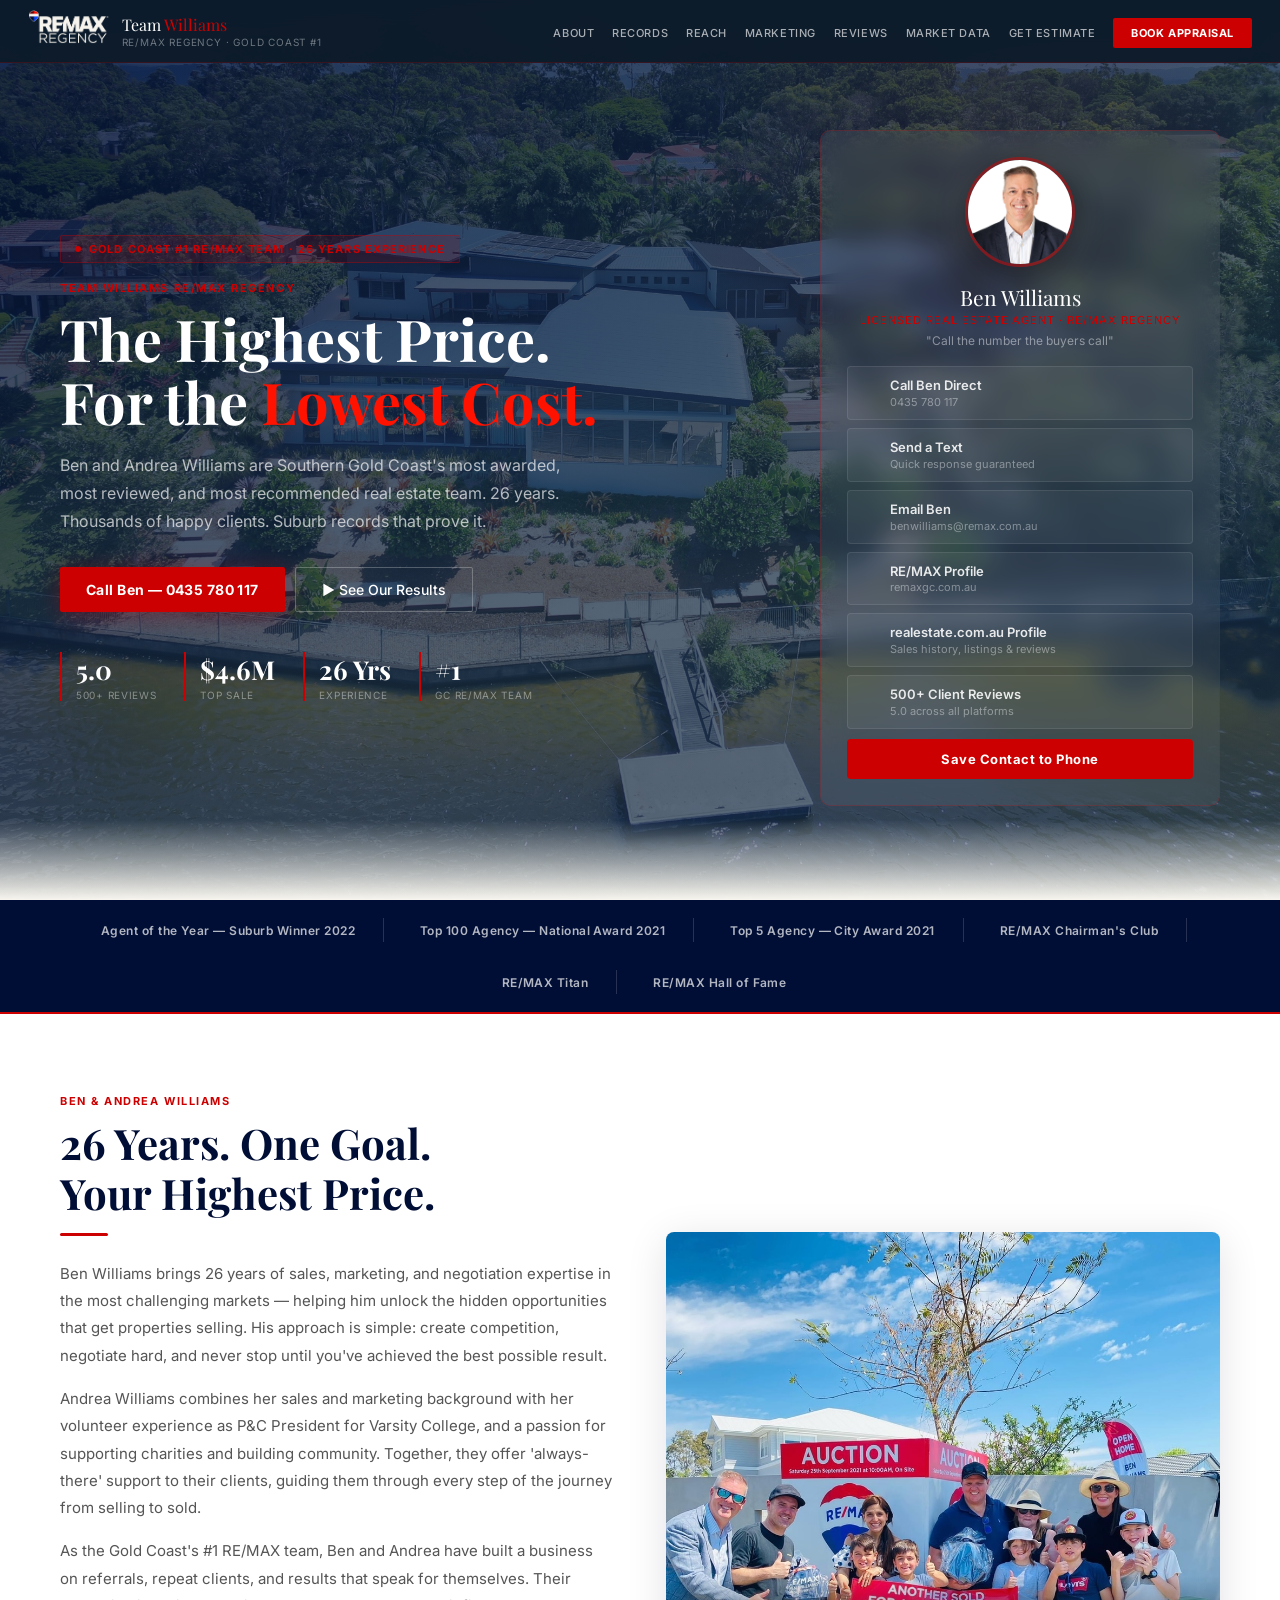
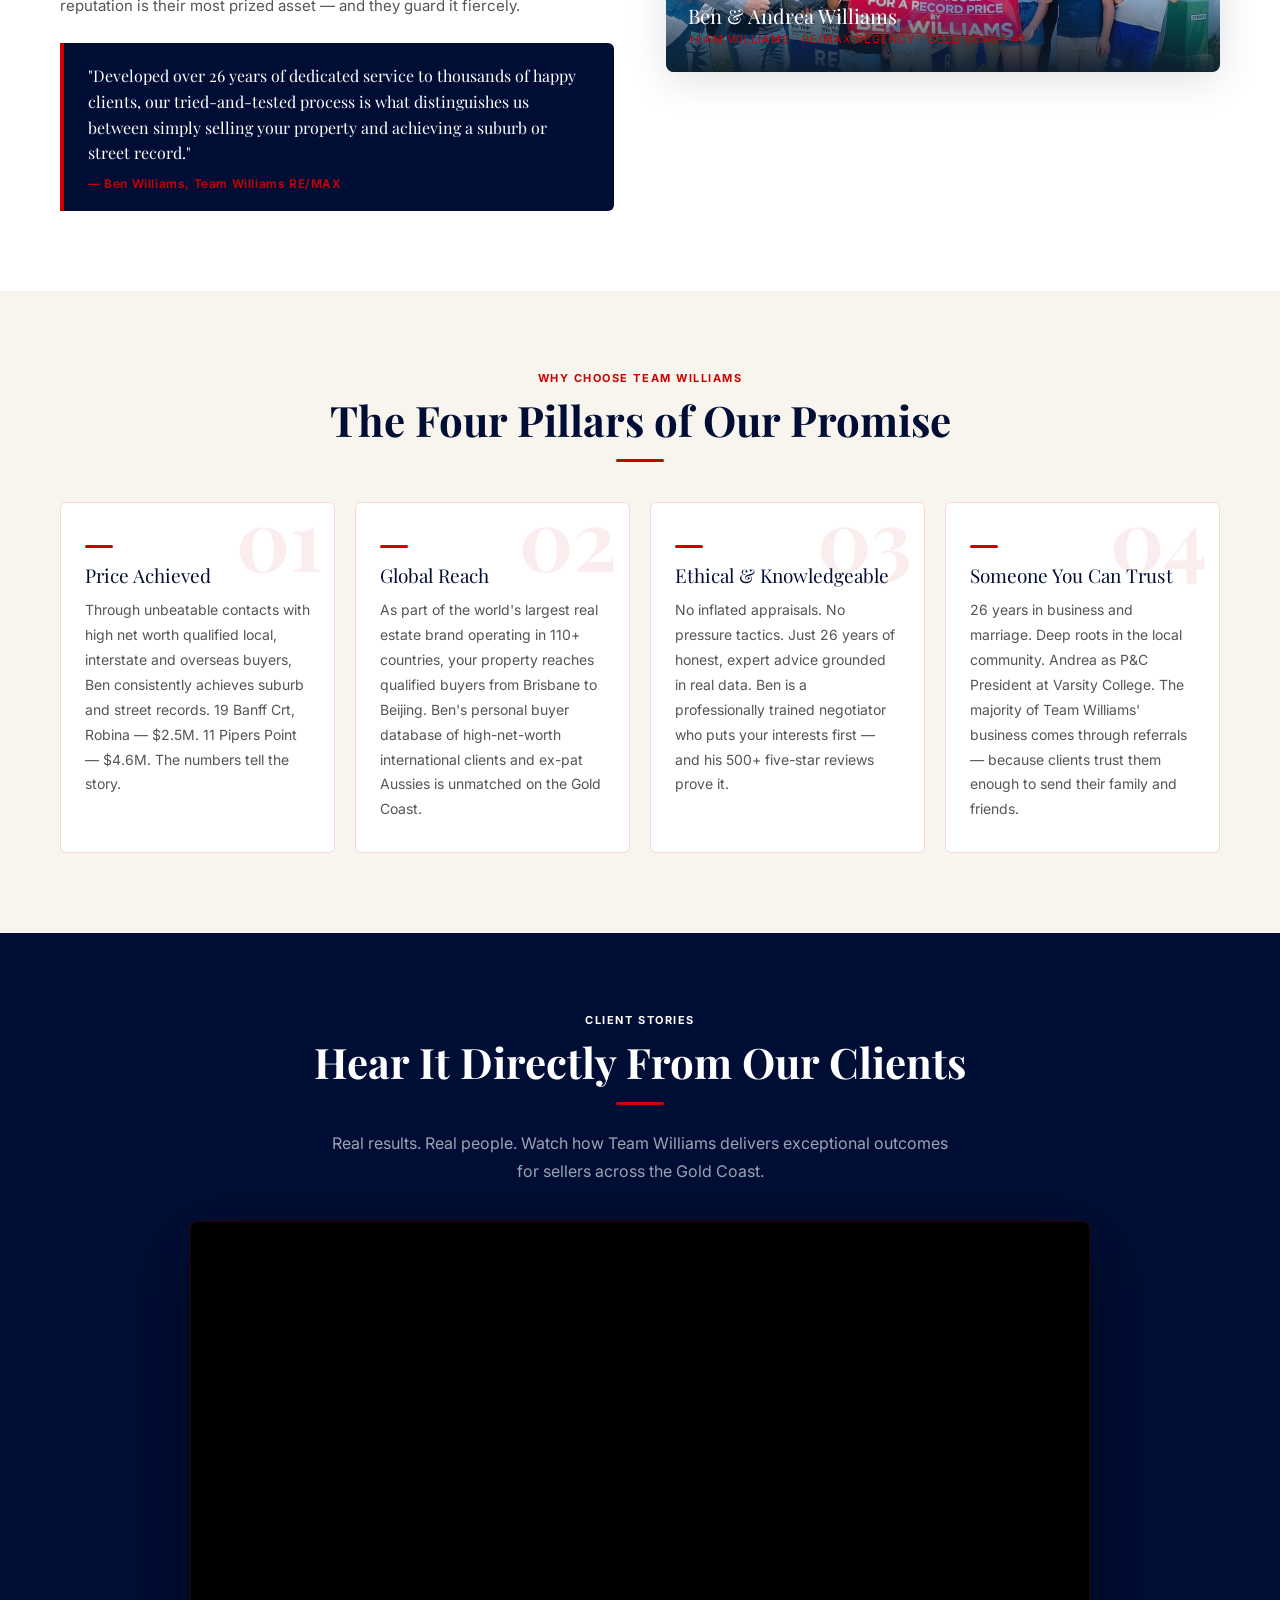
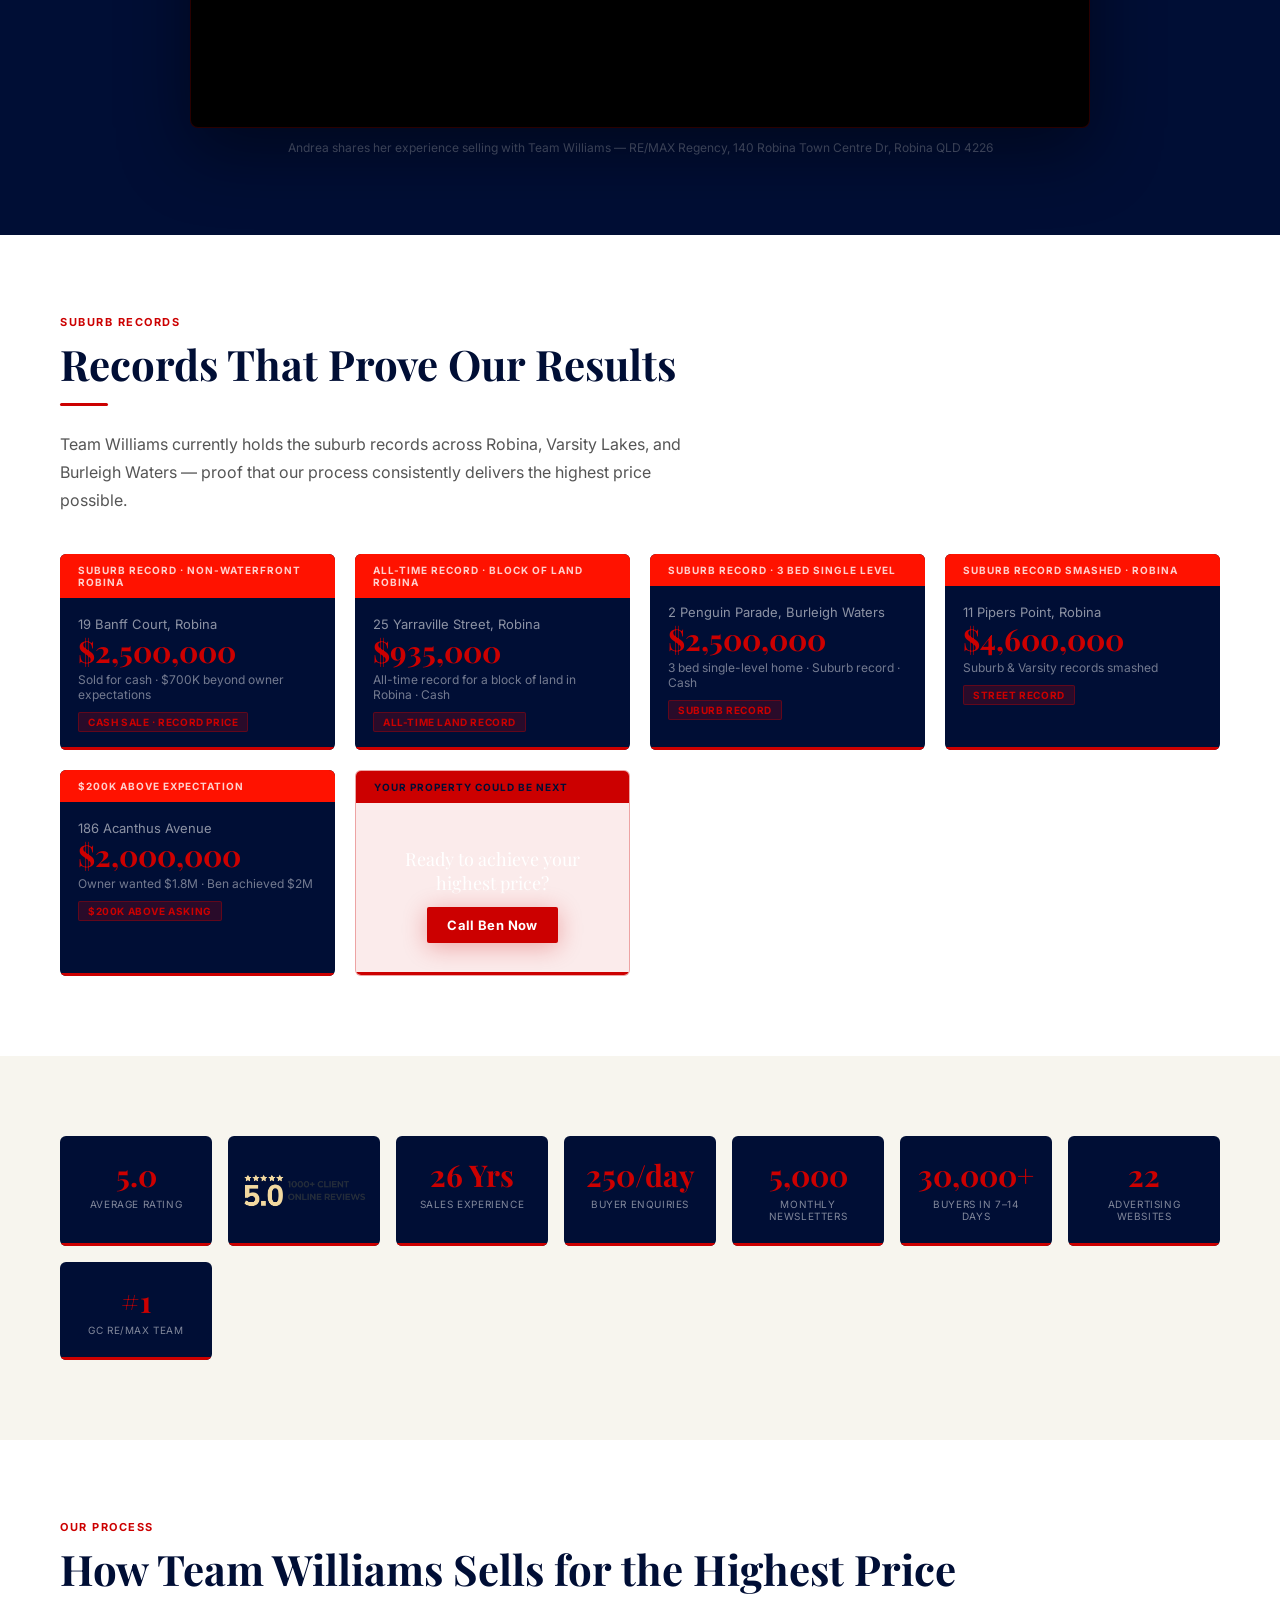
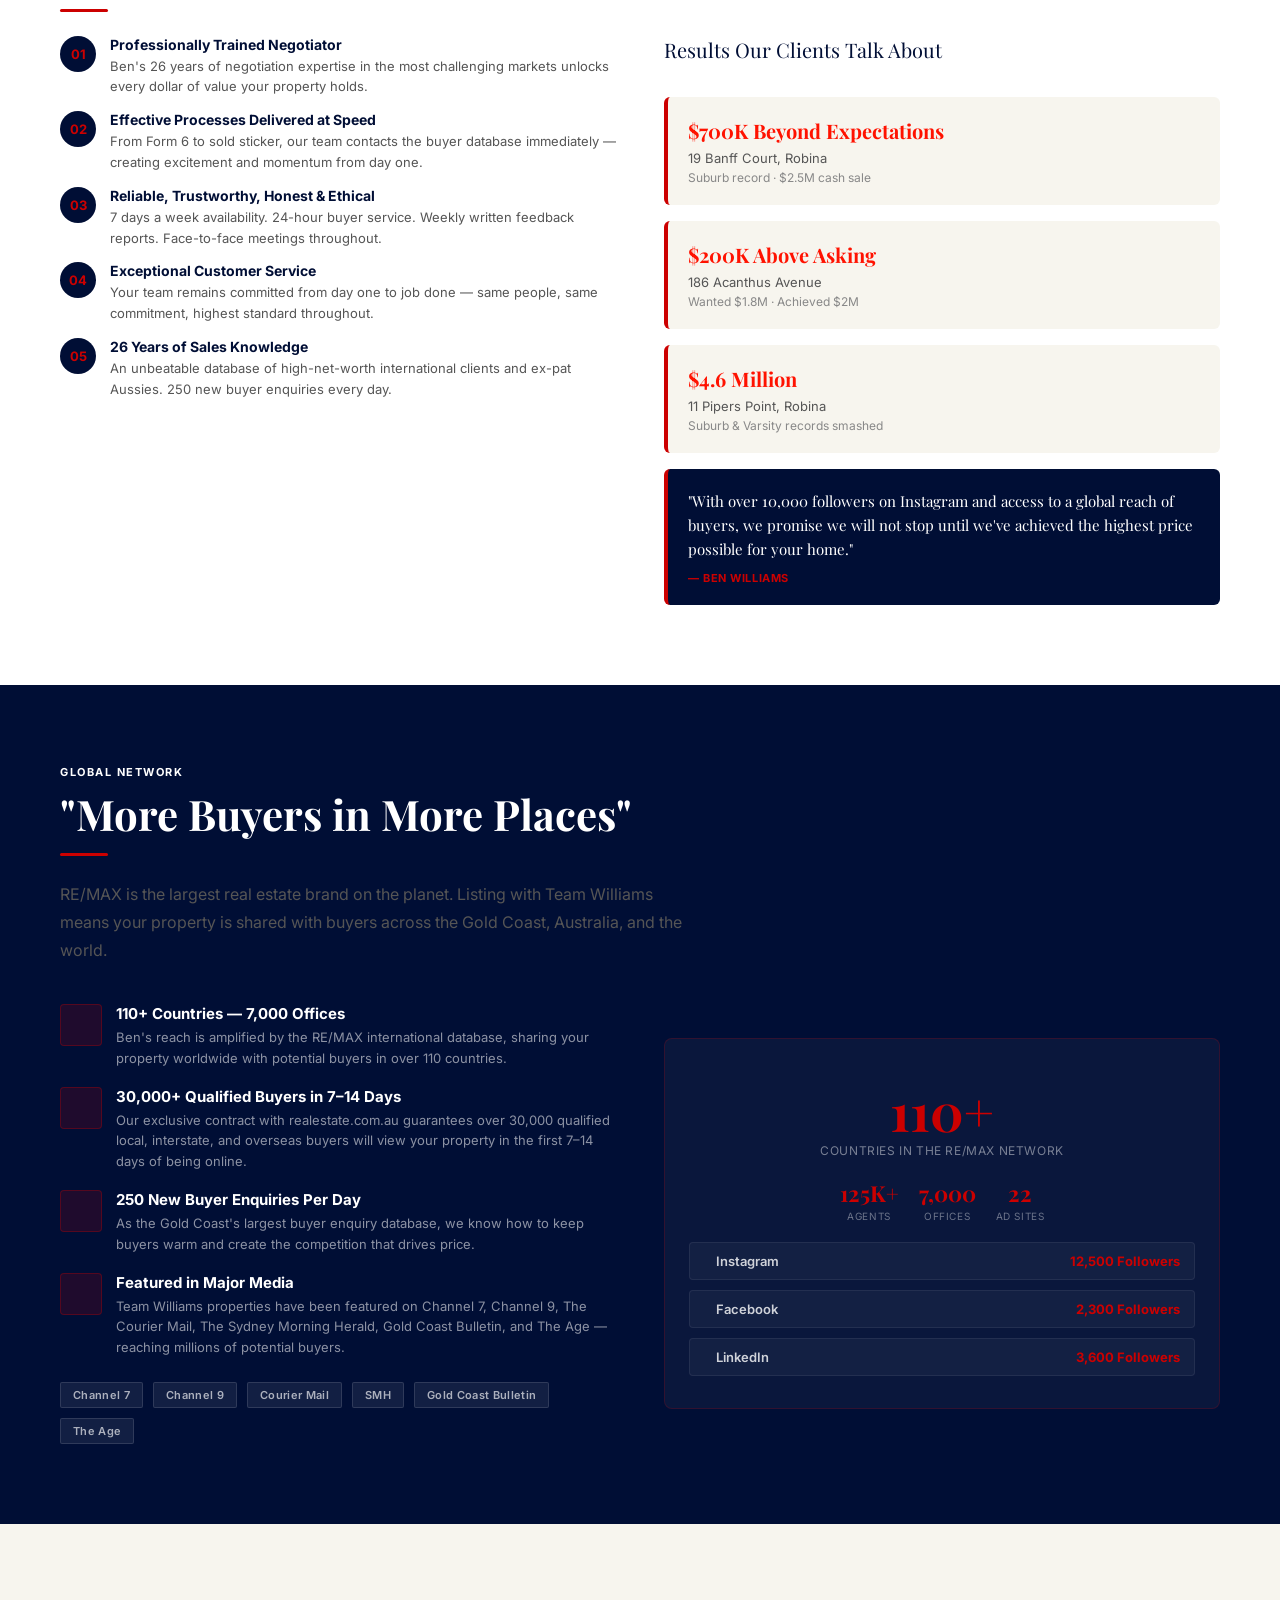
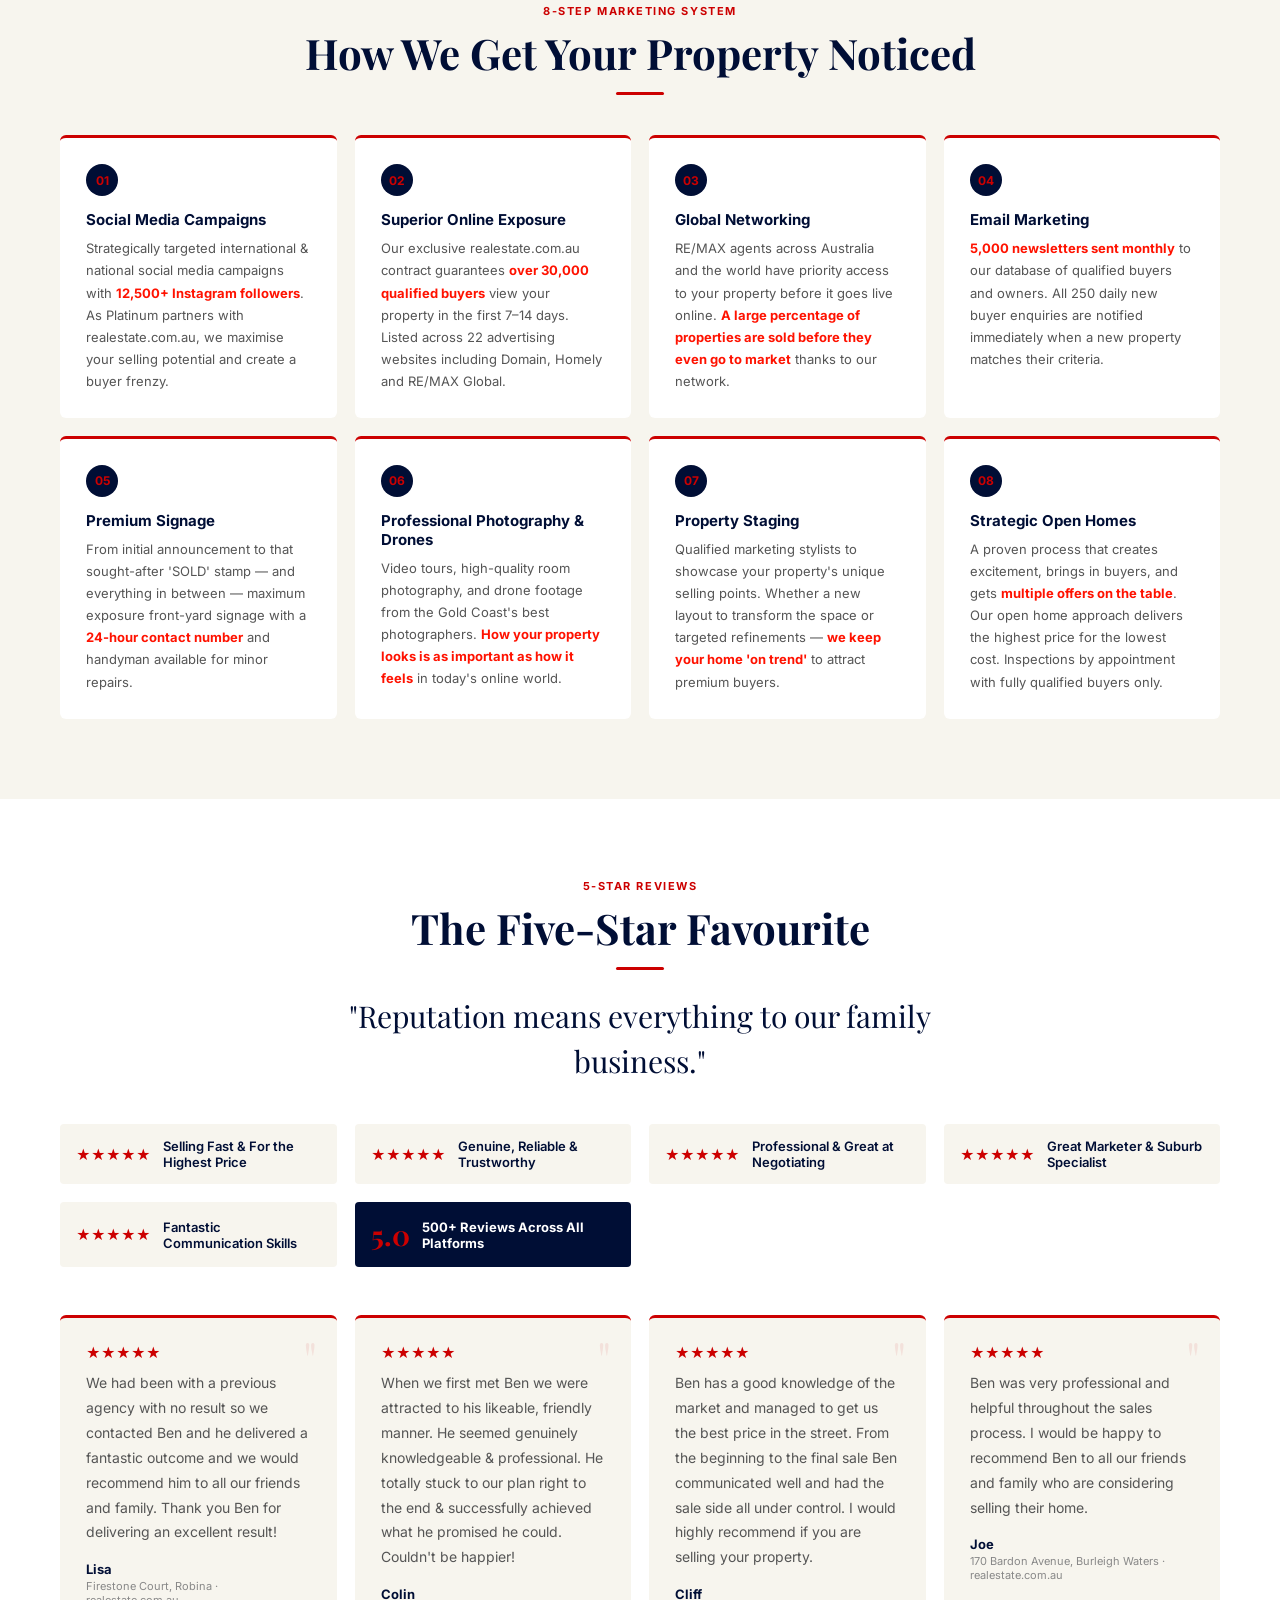
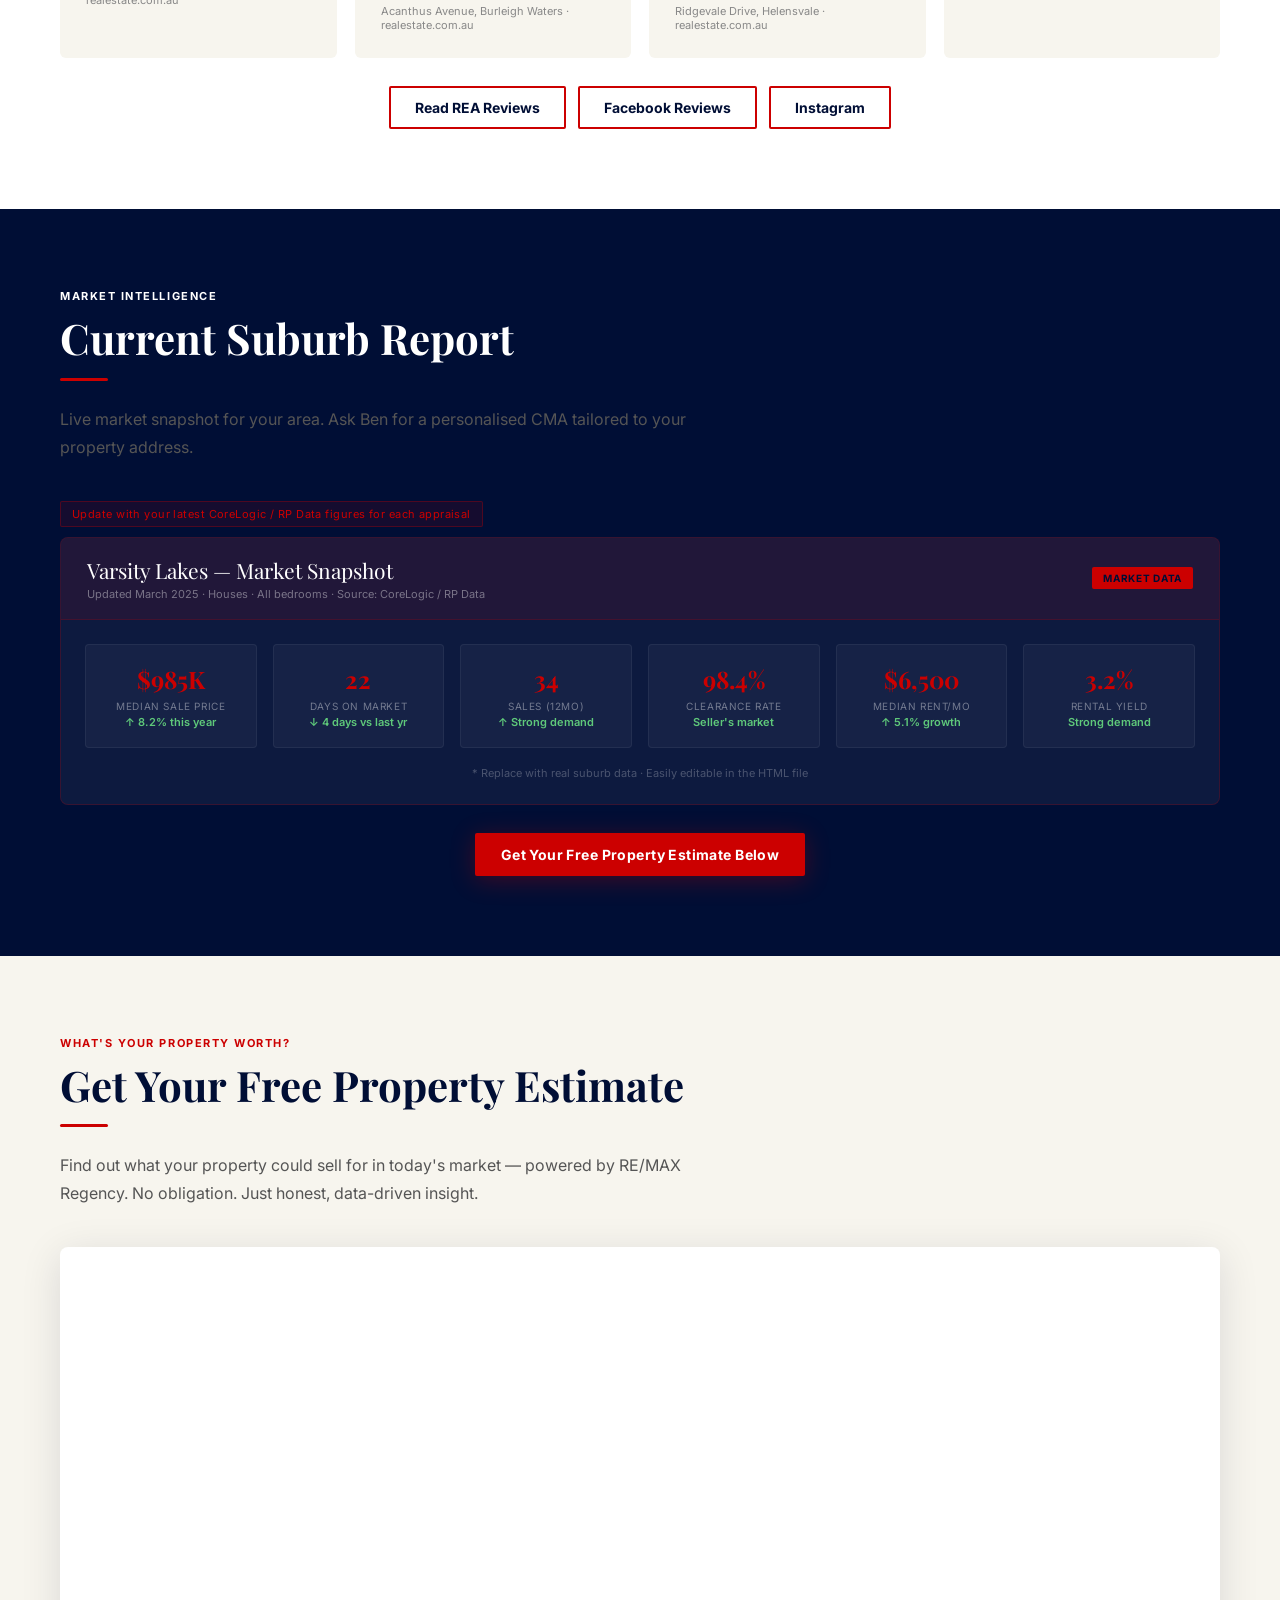
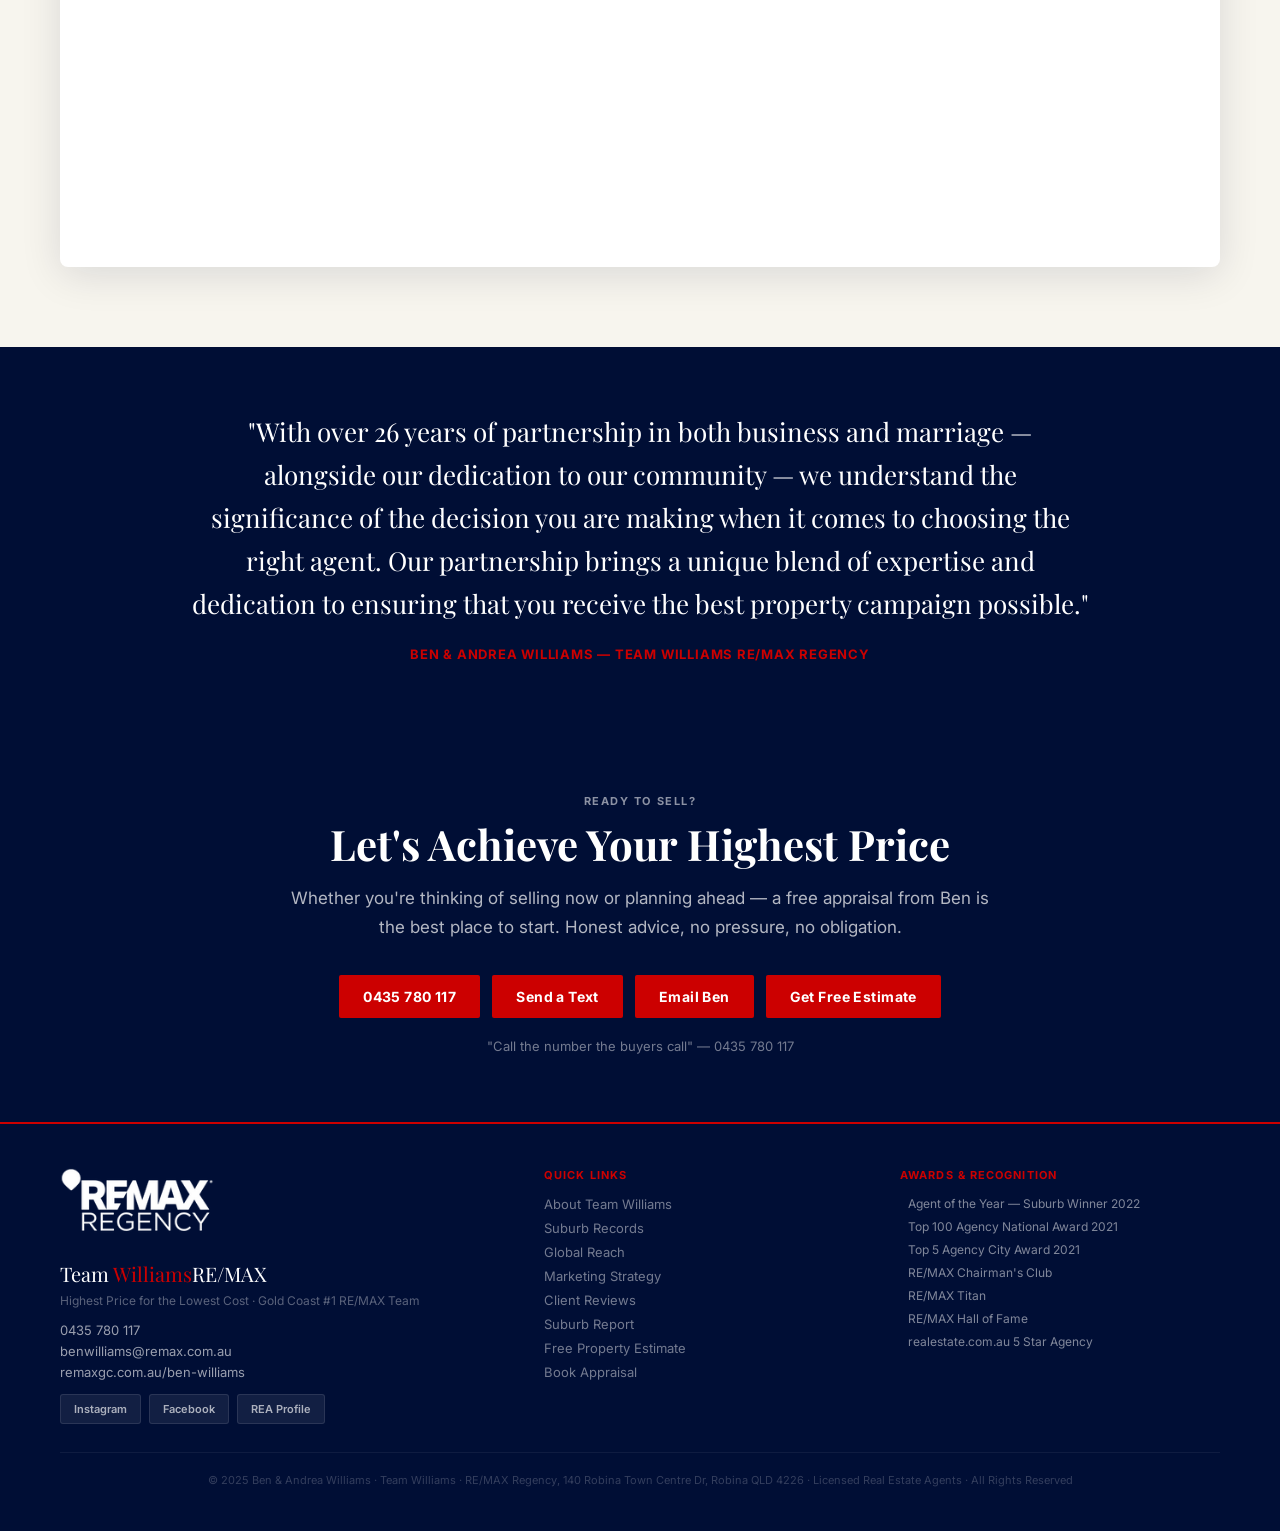
<file: ben-williams-landing.html>
<!DOCTYPE html>
<html lang="en">
<head>
<meta charset="UTF-8">
<meta name="viewport" content="width=device-width, initial-scale=1.0">
<title>Team Williams RE/MAX — Gold Coast #1 | Highest Price for the Lowest Cost</title>
<link rel="icon" type="image/png" href="/assets/balloon-transparent.png">
<link rel="preconnect" href="https://fonts.googleapis.com">
<link href="https://fonts.googleapis.com/css2?family=Playfair+Display:wght@400;700;900&family=Inter:wght@300;400;500;600;700&display=swap" rel="stylesheet">
<style>
:root{
 --dark-blue:#000e35;
 --dark-red:#660000;
 --cream:#f7f5ee;
 --bright-blue:#0043ff;
 --bright-red:#ff1200;
 --red-accent:#CC0000;--red-light:#a80000;--red-pale:#fff0f0;
 --navy:var(--dark-blue);--navy-mid:#1A2F45;--navy-light:#2A4560;
 --red:var(--bright-red);--white:#fff;
 --text-dark:#1A1A1A;--text-mid:#555;--text-light:#888;
 --shadow:0 8px 40px rgba(0,14,53,0.12);
 --shadow-gold:0 4px 24px rgba(204,0,0,0.3);
}
*{margin:0;padding:0;box-sizing:border-box;}
html{scroll-behavior:smooth;}
body{font-family:'Inter',sans-serif;background:var(--cream);color:var(--text-dark);-webkit-font-smoothing:antialiased;}

/* ── NAV ── */
nav{position:fixed;top:0;left:0;right:0;z-index:200;background:rgba(13,27,42,0.97);backdrop-filter:blur(16px);display:flex;align-items:center;justify-content:space-between;padding:10px 28px;border-bottom:1px solid rgba(204,0,0,0.22);}
.nav-brand{display:flex;align-items:center;gap:10px;}
.nav-logo-img{height:42px;width:auto;max-width:160px;border-radius:0;object-fit:contain;border:none;}
.nav-name{font-family:'Playfair Display',serif;color:#fff;font-size:16px;}
.nav-name span{color:var(--red-accent);}
.nav-tag{font-size:10px;color:rgba(255,255,255,0.4);letter-spacing:0.08em;text-transform:uppercase;margin-top:1px;}
.nav-links{display:flex;gap:18px;list-style:none;align-items:center;}
.nav-links a{color:rgba(255,255,255,0.65);text-decoration:none;font-size:11px;font-weight:500;letter-spacing:0.05em;text-transform:uppercase;transition:color .2s;}
.nav-links a:hover{color:var(--red-accent);}
.nav-cta{background:var(--red-accent)!important;color:#fff!important;padding:8px 18px!important;border-radius:2px;font-weight:700!important;}
.nav-cta:hover{background:var(--red-light)!important;}
@media(max-width:960px){.nav-links{display:none;}}

/* ── HERO ── */
.hero{min-height:100vh;background:linear-gradient(150deg,rgba(0,14,53,0.82) 0%,rgba(26,47,69,0.75) 55%,rgba(24,48,74,0.7) 100%),url('/assets/hero.jpg') center/cover no-repeat;display:flex;align-items:center;padding:96px 28px 60px;position:relative;overflow:hidden;}
.hero-glow{position:absolute;top:-15%;right:-5%;width:700px;height:700px;border-radius:50%;background:radial-gradient(circle,rgba(204,0,0,0.07) 0%,transparent 65%);pointer-events:none;}
.hero-fade{position:absolute;bottom:0;left:0;right:0;height:80px;background:linear-gradient(to bottom,transparent,var(--cream));pointer-events:none;}
.hero-inner{max-width:1160px;margin:0 auto;width:100%;display:grid;grid-template-columns:1fr 400px;gap:52px;align-items:center;}
.hero-badge{display:inline-flex;align-items:center;gap:8px;background:rgba(204,0,0,0.12);border:1px solid rgba(204,0,0,0.35);padding:6px 14px;border-radius:2px;margin-bottom:18px;font-size:11px;font-weight:700;letter-spacing:.1em;text-transform:uppercase;color:var(--red-accent);}
.dot{width:6px;height:6px;border-radius:50%;background:var(--red-accent);animation:pulse 2s infinite;}
@keyframes pulse{0%,100%{opacity:1;transform:scale(1)}50%{opacity:.5;transform:scale(1.4)}}
.hero-eyebrow{font-size:11px;font-weight:700;letter-spacing:.14em;text-transform:uppercase;color:var(--red-accent);margin-bottom:12px;}
.hero-title{font-family:'Playfair Display',serif;font-size:clamp(36px,4.5vw,58px);line-height:1.1;color:#fff;margin-bottom:18px;}
.hero-title em{color:var(--red-accent);}
.hero-title .red{color:var(--red);}
.hero-sub{font-size:16px;line-height:1.75;color:rgba(255,255,255,0.68);margin-bottom:32px;max-width:520px;}
.hero-actions{display:flex;flex-wrap:wrap;gap:10px;}
.btn-primary{display:inline-flex;align-items:center;gap:8px;background:var(--red-accent);color:#fff;padding:13px 26px;border-radius:2px;font-size:14px;font-weight:700;text-decoration:none;letter-spacing:.03em;transition:all .2s;box-shadow:var(--shadow-gold);}
.btn-primary:hover{background:var(--red-light);transform:translateY(-2px);}
.btn-secondary{display:inline-flex;align-items:center;gap:8px;background:transparent;color:#fff;padding:13px 26px;border-radius:2px;border:1px solid rgba(255,255,255,0.25);font-size:14px;font-weight:500;text-decoration:none;transition:all .2s;}
.btn-secondary:hover{border-color:var(--red-accent);color:var(--red-accent);}
.hero-stats{display:flex;gap:28px;margin-top:40px;flex-wrap:wrap;}
.hero-stat{border-left:2px solid var(--red-accent);padding-left:14px;}
.hero-stat-num{font-family:'Playfair Display',serif;font-size:26px;font-weight:700;color:#fff;}
.hero-stat-label{font-size:10px;color:rgba(255,255,255,0.42);letter-spacing:.07em;text-transform:uppercase;margin-top:2px;}

/* HERO CARD */
.hero-card{background:rgba(255,255,255,0.06);border:1px solid rgba(204,0,0,0.22);border-radius:10px;padding:26px;backdrop-filter:blur(12px);}
.hero-photo{width:110px;height:110px;border-radius:50%;object-fit:cover;object-position:top center;border:3px solid rgba(204,0,0,0.5);display:block;margin:0 auto 16px;box-shadow:0 8px 28px rgba(0,0,0,0.35);}
.hero-card-name{text-align:center;font-family:'Playfair Display',serif;font-size:21px;color:#fff;margin-bottom:2px;}
.hero-card-sub{text-align:center;font-size:11px;color:var(--red-accent);letter-spacing:.09em;text-transform:uppercase;margin-bottom:6px;}
.hero-card-tagline{text-align:center;font-size:12px;color:rgba(255,255,255,0.45);margin-bottom:18px;}
.clinks{display:flex;flex-direction:column;gap:8px;}
.clink{display:flex;align-items:center;gap:11px;background:rgba(255,255,255,0.05);border:1px solid rgba(255,255,255,0.09);border-radius:4px;padding:10px 13px;text-decoration:none;color:rgba(255,255,255,0.88);font-size:13px;transition:all .2s;}
.clink:hover{background:rgba(204,0,0,0.15);border-color:rgba(204,0,0,0.45);}
.clink-icon{font-size:14px;width:18px;text-align:center;flex-shrink:0;}
.clink-label{font-weight:600;font-size:13px;line-height:1.3;}
.clink-val{font-size:11px;color:rgba(255,255,255,0.4);margin-top:1px;}
.save-btn{display:flex;align-items:center;justify-content:center;gap:8px;background:var(--red-accent);color:#fff;border:none;border-radius:4px;padding:12px;font-size:13px;font-weight:700;cursor:pointer;width:100%;margin-top:10px;text-decoration:none;letter-spacing:.04em;transition:all .2s;}
.save-btn:hover{background:var(--red-light);transform:translateY(-1px);}
@media(max-width:1000px){.hero-inner{grid-template-columns:1fr;}.hero-card{max-width:440px;}}

/* ── AWARDS BAR ── */
.awards-bar{background:var(--navy);padding:18px 28px;border-bottom:2px solid var(--red-accent);}
.awards-inner{max-width:1160px;margin:0 auto;display:flex;align-items:center;justify-content:center;flex-wrap:wrap;gap:28px;}
.award-item{display:flex;align-items:center;gap:8px;color:rgba(255,255,255,0.7);font-size:12px;font-weight:600;letter-spacing:.04em;}
.award-icon{font-size:18px;}
.award-divider{width:1px;height:24px;background:rgba(255,255,255,0.15);}

/* ── GENERAL LAYOUT ── */
section{padding:80px 28px;}
.section-inner{max-width:1160px;margin:0 auto;}
.section-label{font-size:11px;font-weight:700;letter-spacing:.14em;text-transform:uppercase;color:var(--red-accent);margin-bottom:10px;}
.section-title{font-family:'Playfair Display',serif;font-size:clamp(28px,4vw,42px);line-height:1.2;color:var(--navy);margin-bottom:14px;}
.section-sub{font-size:16px;color:var(--text-mid);line-height:1.75;max-width:640px;margin-bottom:40px;}
.gold-bar{width:48px;height:3px;background:var(--red-accent);margin-bottom:24px;border-radius:2px;}
.gold-bar.center{margin-left:auto;margin-right:auto;}
.dark-title{color:#fff!important;}

/* ── TEAM ── */
.team-section{background:var(--white);}
.team-grid{display:grid;grid-template-columns:1fr 1fr;gap:52px;align-items:center;}
.team-photo-card{border-radius:8px;overflow:hidden;box-shadow:var(--shadow);position:relative;}
.team-photo-card img{width:100%;display:block;max-height:440px;object-fit:cover;object-position:top center;}
.team-overlay{position:absolute;bottom:0;left:0;right:0;background:linear-gradient(to top,rgba(13,27,42,0.92),transparent);padding:26px 22px;}
.team-overlay-name{font-family:'Playfair Display',serif;font-size:20px;color:#fff;}
.team-overlay-role{font-size:11px;color:var(--red-accent);letter-spacing:.09em;text-transform:uppercase;margin-top:3px;}
.team-bio p{font-size:15px;line-height:1.82;color:var(--text-mid);margin-bottom:16px;}
.quote-block{background:var(--navy);border-left:4px solid var(--red-accent);border-radius:0 6px 6px 0;padding:20px 24px;margin-top:24px;}
.quote-text{font-family:'Playfair Display',serif;font-size:16px;color:#fff;line-height:1.6;}
.quote-attr{font-size:12px;color:var(--red-accent);margin-top:10px;font-weight:600;letter-spacing:.05em;}
@media(max-width:780px){.team-grid{grid-template-columns:1fr;}}

/* ── PILLARS ── */
.pillars-section{background:var(--cream);}
.pillars-grid{display:grid;grid-template-columns:repeat(auto-fit,minmax(240px,1fr));gap:20px;}
.pillar-card{background:var(--white);border:1px solid rgba(204,0,0,0.15);border-radius:6px;padding:30px 24px;position:relative;overflow:hidden;transition:transform .25s,box-shadow .25s;}
.pillar-card:hover{transform:translateY(-5px);box-shadow:var(--shadow);}
.pillar-card::before{content:attr(data-num);position:absolute;top:-8px;right:12px;font-family:'Playfair Display',serif;font-size:84px;font-weight:700;color:rgba(204,0,0,0.07);line-height:1;pointer-events:none;}
.pillar-acc{width:28px;height:3px;background:var(--red-accent);margin-bottom:14px;border-radius:2px;}
.pillar-icon{font-size:26px;margin-bottom:12px;}
.pillar-title{font-family:'Playfair Display',serif;font-size:19px;color:var(--navy);margin-bottom:10px;}
.pillar-text{font-size:14px;line-height:1.78;color:var(--text-mid);}

/* ── VIDEO ── */
.video-section{background:var(--navy);}
.video-wrap{position:relative;border-radius:8px;overflow:hidden;box-shadow:0 24px 70px rgba(0,0,0,0.45);border:1px solid rgba(204,0,0,0.2);background:#000;max-width:900px;margin:0 auto;}
.video-wrap .yt-embed{position:relative;padding-bottom:56.25%;height:0;overflow:hidden;}
.video-wrap .yt-embed iframe{position:absolute;top:0;left:0;width:100%;height:100%;border:0;display:block;}
.video-note{margin-top:12px;font-size:12px;color:rgba(255,255,255,0.3);text-align:center;}

/* ── RECORDS ── */
.records-section{background:var(--white);}
.records-grid{display:grid;grid-template-columns:repeat(auto-fit,minmax(260px,1fr));gap:20px;}
.record-card{background:var(--navy);border-radius:6px;overflow:hidden;position:relative;}
.record-card::after{content:'';position:absolute;bottom:0;left:0;right:0;height:3px;background:var(--red-accent);}
.record-top{background:var(--red);padding:10px 18px;}
.record-top-label{font-size:10px;font-weight:700;letter-spacing:.1em;text-transform:uppercase;color:rgba(255,255,255,0.8);}
.record-body{padding:18px;}
.record-address{font-size:13px;color:rgba(255,255,255,0.55);margin-bottom:4px;}
.record-price{font-family:'Playfair Display',serif;font-size:30px;font-weight:700;color:var(--red-accent);line-height:1;}
.record-detail{font-size:12px;color:rgba(255,255,255,0.45);margin-top:6px;}
.record-badge{display:inline-block;background:rgba(204,0,0,0.2);border:1px solid rgba(204,0,0,0.35);padding:3px 9px;border-radius:2px;font-size:10px;font-weight:700;color:var(--red-accent);letter-spacing:.06em;text-transform:uppercase;margin-top:10px;}

/* ── RESULTS STATS ── */
.stats-section{background:var(--cream);}
.stats-grid{display:grid;grid-template-columns:repeat(auto-fit,minmax(150px,1fr));gap:16px;margin-bottom:0;}
.stat-card{background:var(--navy);border-radius:6px;padding:24px 18px;text-align:center;position:relative;overflow:hidden;}
.stat-card::after{content:'';position:absolute;bottom:0;left:0;right:0;height:3px;background:var(--red-accent);}
.stat-num{font-family:'Playfair Display',serif;font-size:30px;font-weight:700;color:var(--red-accent);line-height:1;}
.stat-label{font-size:10px;color:rgba(255,255,255,0.5);letter-spacing:.06em;text-transform:uppercase;margin-top:8px;}

/* ── HOW WE SELL ── */
.howsell-section{background:var(--white);}
.howsell-grid{display:grid;grid-template-columns:1fr 1fr;gap:48px;}
.howsell-list{display:flex;flex-direction:column;gap:14px;}
.howsell-item{display:flex;align-items:flex-start;gap:14px;}
.hi-num{width:36px;height:36px;border-radius:50%;background:var(--navy);color:var(--red-accent);font-size:13px;font-weight:700;display:flex;align-items:center;justify-content:center;flex-shrink:0;}
.hi-title{font-weight:700;font-size:14px;color:var(--navy);margin-bottom:3px;}
.hi-text{font-size:13px;color:var(--text-mid);line-height:1.6;}
.howsell-proof{display:flex;flex-direction:column;gap:16px;}
.proof-card{background:var(--cream);border-radius:6px;padding:20px;border-left:4px solid var(--red-accent);}
.proof-result{font-family:'Playfair Display',serif;font-size:20px;font-weight:700;color:var(--red);margin-bottom:6px;}
.proof-address{font-size:13px;color:var(--text-mid);}
.proof-detail{font-size:12px;color:var(--text-light);margin-top:4px;}
@media(max-width:780px){.howsell-grid{grid-template-columns:1fr;}}

/* ── MEDIA REACH ── */
.reach-section{background:var(--navy);}
.reach-grid{display:grid;grid-template-columns:1fr 1fr;gap:48px;align-items:center;}
.reach-points{display:flex;flex-direction:column;gap:18px;}
.reach-point{display:flex;gap:14px;align-items:flex-start;}
.rp-icon{width:42px;height:42px;background:rgba(204,0,0,0.15);border:1px solid rgba(204,0,0,0.3);border-radius:4px;display:flex;align-items:center;justify-content:center;font-size:18px;flex-shrink:0;}
.rp-title{font-weight:700;font-size:15px;color:#fff;margin-bottom:4px;}
.rp-text{font-size:13px;color:rgba(255,255,255,0.55);line-height:1.6;}
.reach-visual{background:rgba(255,255,255,0.04);border:1px solid rgba(204,0,0,0.2);border-radius:8px;padding:32px 24px;text-align:center;}
.reach-globe{font-size:56px;margin-bottom:14px;}
.reach-big{font-family:'Playfair Display',serif;font-size:52px;font-weight:700;color:var(--red-accent);line-height:1;}
.reach-sub-label{font-size:12px;color:rgba(255,255,255,0.45);margin-top:6px;text-transform:uppercase;letter-spacing:.05em;}
.reach-row{display:flex;justify-content:center;gap:20px;margin-top:20px;flex-wrap:wrap;}
.reach-stat{text-align:center;}
.rs-num{font-family:'Playfair Display',serif;font-size:22px;font-weight:700;color:var(--red-accent);}
.rs-label{font-size:10px;color:rgba(255,255,255,0.4);text-transform:uppercase;letter-spacing:.06em;margin-top:2px;}
.social-reach{display:flex;flex-direction:column;gap:10px;margin-top:20px;}
.sr-item{display:flex;align-items:center;gap:12px;background:rgba(255,255,255,0.04);border:1px solid rgba(255,255,255,0.07);border-radius:4px;padding:10px 14px;}
.sr-icon{font-size:18px;}
.sr-label{font-size:13px;color:rgba(255,255,255,0.8);font-weight:600;}
.sr-num{font-size:13px;color:var(--red-accent);font-weight:700;margin-left:auto;}
.media-logos{display:flex;flex-wrap:wrap;gap:10px;margin-top:20px;justify-content:center;}
.media-tag{background:rgba(255,255,255,0.07);border:1px solid rgba(255,255,255,0.12);color:rgba(255,255,255,0.65);font-size:11px;font-weight:600;padding:5px 12px;border-radius:2px;letter-spacing:.03em;}
@media(max-width:780px){.reach-grid{grid-template-columns:1fr;}}

/* ── MARKETING STRATEGY ── */
.marketing-section{background:var(--cream);}
.mkt-grid{display:grid;grid-template-columns:repeat(auto-fit,minmax(240px,1fr));gap:18px;}
.mkt-card{background:var(--white);border-radius:6px;padding:26px;border-top:3px solid var(--red-accent);transition:transform .25s,box-shadow .25s;}
.mkt-card:hover{transform:translateY(-4px);box-shadow:var(--shadow);}
.mkt-num{width:32px;height:32px;border-radius:50%;background:var(--navy);color:var(--red-accent);font-size:12px;font-weight:700;display:flex;align-items:center;justify-content:center;margin-bottom:14px;}
.mkt-title{font-weight:700;font-size:15px;color:var(--navy);margin-bottom:8px;}
.mkt-text{font-size:13px;color:var(--text-mid);line-height:1.7;}
.mkt-highlight{color:var(--red);font-weight:700;}

/* ── REVIEWS ── */
.reviews-section{background:var(--white);}
.reviews-intro{font-family:'Playfair Display',serif;font-size:clamp(20px,3vw,30px);color:var(--navy);text-align:center;max-width:700px;margin:0 auto 40px;line-height:1.5;}
.stars-grid{display:grid;grid-template-columns:repeat(auto-fit,minmax(260px,1fr));gap:18px;margin-bottom:48px;}
.star-item{display:flex;align-items:center;gap:12px;background:var(--cream);border-radius:4px;padding:14px 16px;}
.si-stars{color:var(--red-accent);font-size:14px;white-space:nowrap;}
.si-label{font-size:13px;font-weight:600;color:var(--navy);}
.reviews-grid{display:grid;grid-template-columns:repeat(auto-fit,minmax(275px,1fr));gap:18px;}
.review-card{background:var(--cream);border-radius:6px;padding:26px;border-top:3px solid var(--red-accent);position:relative;}
.review-stars{color:var(--red-accent);font-size:14px;margin-bottom:10px;}
.review-text{font-size:14px;line-height:1.78;color:var(--text-mid);margin-bottom:16px;}
.review-qmark{position:absolute;top:16px;right:20px;font-size:48px;color:rgba(204,0,0,0.08);font-family:'Playfair Display',serif;line-height:1;}
.reviewer-name{font-weight:700;font-size:13px;color:var(--navy);}
.reviewer-sub{font-size:11px;color:var(--text-light);margin-top:2px;}
.reviews-cta{margin-top:28px;display:flex;gap:12px;flex-wrap:wrap;justify-content:center;}
.btn-outline{display:inline-flex;align-items:center;gap:8px;background:transparent;color:var(--navy);padding:11px 24px;border-radius:2px;border:2px solid var(--red-accent);font-size:14px;font-weight:700;text-decoration:none;transition:all .2s;}
.btn-outline:hover{background:var(--red-accent);color:#fff;}

/* ── SUBURB REPORT ── */
.suburb-section{background:var(--navy);}
.suburb-card{background:rgba(255,255,255,0.05);border:1px solid rgba(204,0,0,0.22);border-radius:8px;overflow:hidden;margin-bottom:28px;}
.suburb-header{background:rgba(204,0,0,0.1);border-bottom:1px solid rgba(204,0,0,0.2);padding:18px 26px;display:flex;align-items:center;justify-content:space-between;flex-wrap:wrap;gap:12px;}
.suburb-h-title{font-family:'Playfair Display',serif;font-size:21px;color:#fff;}
.suburb-h-sub{font-size:11px;color:rgba(255,255,255,0.4);margin-top:3px;}
.suburb-badge{background:var(--red-accent);color:var(--navy);font-size:10px;font-weight:700;letter-spacing:.07em;text-transform:uppercase;padding:5px 11px;border-radius:2px;}
.suburb-body{padding:24px;}
.suburb-metrics{display:grid;grid-template-columns:repeat(auto-fit,minmax(140px,1fr));gap:16px;margin-bottom:18px;}
.sm{text-align:center;background:rgba(255,255,255,0.04);border:1px solid rgba(255,255,255,0.06);border-radius:4px;padding:18px 12px;}
.sm-val{font-family:'Playfair Display',serif;font-size:24px;font-weight:700;color:var(--red-accent);}
.sm-label{font-size:10px;color:rgba(255,255,255,0.4);letter-spacing:.06em;text-transform:uppercase;margin-top:5px;}
.sm-change{font-size:11px;color:#5FC97A;margin-top:3px;font-weight:600;}
.suburb-note{font-size:11px;color:rgba(255,255,255,0.25);text-align:center;}
.edit-hint{display:inline-flex;align-items:center;gap:6px;background:rgba(204,0,0,0.1);border:1px solid rgba(204,0,0,0.3);padding:5px 11px;border-radius:2px;font-size:11px;color:var(--red-accent);margin-bottom:10px;letter-spacing:.04em;}

/* ── ESTIMATE ── */
.estimate-section{background:var(--cream);}
.estimate-embed{background:var(--white);border-radius:8px;overflow:hidden;box-shadow:var(--shadow);}
.estimate-embed iframe{width:100%;min-height:620px;border:none;display:block;}

/* ── PROCESS ── */
.process-section{background:var(--white);}
.process-grid{display:grid;grid-template-columns:repeat(auto-fit,minmax(220px,1fr));gap:16px;}
.process-card{background:var(--cream);border-radius:6px;padding:22px 18px;border-bottom:3px solid var(--red-accent);}
.pc-num{font-family:'Playfair Display',serif;font-size:32px;font-weight:700;color:rgba(204,0,0,0.25);line-height:1;margin-bottom:8px;}
.pc-title{font-weight:700;font-size:14px;color:var(--navy);margin-bottom:6px;}
.pc-text{font-size:12px;color:var(--text-mid);line-height:1.65;}

/* ── BIG QUOTE ── */
.bigquote-section{background:var(--navy);padding:64px 28px;text-align:center;}
.bigquote-inner{max-width:900px;margin:0 auto;}
.bigquote{font-family:'Playfair Display',serif;font-size:clamp(18px,3vw,26px);color:#fff;line-height:1.65;margin-bottom:20px;}
.bigquote-attr{font-size:13px;color:var(--red-accent);font-weight:700;letter-spacing:.06em;text-transform:uppercase;}

/* ── CTA ── */
.cta-section{background:var(--navy);padding:68px 28px;}
.cta-inner{max-width:700px;margin:0 auto;text-align:center;}
.cta-label{font-size:11px;font-weight:700;letter-spacing:.14em;text-transform:uppercase;color:rgba(255,255,255,0.55);margin-bottom:8px;}
.cta-title{font-family:'Playfair Display',serif;font-size:clamp(28px,4vw,42px);color:#fff;margin-bottom:12px;}
.cta-sub{font-size:17px;color:rgba(255,255,255,0.7);line-height:1.75;margin-bottom:32px;}
.cta-actions{display:flex;flex-wrap:wrap;justify-content:center;gap:12px;}
.btn-dark{display:inline-flex;align-items:center;gap:8px;background:var(--red-accent);color:#fff;padding:13px 24px;border-radius:2px;font-size:14px;font-weight:700;text-decoration:none;letter-spacing:.03em;transition:all .2s;}
.btn-dark:hover{background:var(--red-light);transform:translateY(-2px);}
.cta-tagline{margin-top:20px;font-size:13px;color:rgba(255,255,255,0.45);}

/* ── FOOTER ── */
footer{background:var(--navy);padding:44px 28px;border-top:2px solid var(--red-accent);}
.footer-inner{max-width:1160px;margin:0 auto;display:grid;grid-template-columns:1.4fr 1fr 1fr;gap:36px;}
.footer-brand{font-family:'Playfair Display',serif;font-size:20px;color:#fff;margin-bottom:6px;}
.footer-brand span{color:var(--red-accent);}
.footer-tagline{font-size:12px;color:rgba(255,255,255,0.35);margin-bottom:14px;}
.footer-contact a{display:block;color:rgba(255,255,255,0.6);font-size:13px;text-decoration:none;margin-bottom:5px;transition:color .2s;}
.footer-contact a:hover{color:var(--red-accent);}
.footer-socials{display:flex;gap:8px;margin-top:14px;flex-wrap:wrap;}
.social-btn{background:rgba(255,255,255,0.07);border:1px solid rgba(255,255,255,0.1);color:rgba(255,255,255,0.65);text-decoration:none;padding:7px 13px;border-radius:3px;font-size:11px;font-weight:600;transition:all .2s;}
.social-btn:hover{background:rgba(204,0,0,0.2);border-color:var(--red-accent);color:var(--red-accent);}
.footer-col-title{font-size:11px;font-weight:700;letter-spacing:.1em;text-transform:uppercase;color:var(--red-accent);margin-bottom:14px;}
.footer-links{display:flex;flex-direction:column;gap:8px;}
.footer-links a{color:rgba(255,255,255,0.45);text-decoration:none;font-size:13px;transition:color .2s;}
.footer-links a:hover{color:var(--red-accent);}
.footer-awards{display:flex;flex-direction:column;gap:8px;}
.footer-award{font-size:12px;color:rgba(255,255,255,0.5);display:flex;align-items:center;gap:8px;}
.footer-award::before{content:'';font-size:14px;}
.footer-copy{font-size:11px;color:rgba(255,255,255,0.2);text-align:center;margin-top:28px;padding-top:20px;border-top:1px solid rgba(255,255,255,0.06);max-width:1160px;margin-left:auto;margin-right:auto;}
@media(max-width:780px){.footer-inner{grid-template-columns:1fr;}}

@media(max-width:768px){section{padding:48px 20px;}.bigquote-section{padding:48px 20px;}}

/* ── ANIM ── */
.fade-up{opacity:0;transform:translateY(22px);transition:opacity .6s ease,transform .6s ease;}
.fade-up.visible{opacity:1;transform:translateY(0);}
.fade-up.d1{transition-delay:.1s}
.fade-up.d2{transition-delay:.2s}
.fade-up.d3{transition-delay:.3s}
</style>
</head>
<body>

<!-- NAV -->
<nav>
 <div class="nav-brand">
 <img src="/assets/regency-cream.png" alt="RE/MAX Regency" class="nav-logo-img" style="height:42px;width:auto;max-width:160px;object-fit:contain;">
 <div>
 <div class="nav-name">Team <span>Williams</span></div>
 <div class="nav-tag">RE/MAX Regency · Gold Coast #1</div>
 </div>
 </div>
 <ul class="nav-links">
 <li><a href="#about">About</a></li>
 <li><a href="#records">Records</a></li>
 <li><a href="#reach">Reach</a></li>
 <li><a href="#marketing">Marketing</a></li>
 <li><a href="#reviews">Reviews</a></li>
 <li><a href="#suburb">Market Data</a></li>
 <li><a href="#estimate">Get Estimate</a></li>
 <li><a href="#contact" class="nav-cta">Book Appraisal</a></li>
 </ul>
</nav>

<!-- HERO -->
<section class="hero">
 <div class="hero-glow"></div>
 <div class="hero-inner">
 <div>
 <div class="hero-badge"><span class="dot"></span>Gold Coast #1 RE/MAX Team · 26 Years Experience</div>
 <div class="hero-eyebrow">Team Williams RE/MAX Regency</div>
 <h1 class="hero-title">
 The Highest Price.<br>
 For the <span class="red">Lowest Cost.</span>
 </h1>
 <p class="hero-sub">Ben and Andrea Williams are Southern Gold Coast's most awarded, most reviewed, and most recommended real estate team. 26 years. Thousands of happy clients. Suburb records that prove it.</p>
 <div class="hero-actions">
 <a href="tel:0435780117" class="btn-primary">Call Ben — 0435 780 117</a>
 <a href="#records" class="btn-secondary">▶ See Our Results</a>
 </div>
 <div class="hero-stats">
 <div class="hero-stat"><div class="hero-stat-num">5.0</div><div class="hero-stat-label">500+ Reviews</div></div>
 <div class="hero-stat"><div class="hero-stat-num">$4.6M</div><div class="hero-stat-label">Top Sale</div></div>
 <div class="hero-stat"><div class="hero-stat-num">26 Yrs</div><div class="hero-stat-label">Experience</div></div>
 <div class="hero-stat"><div class="hero-stat-num">#1</div><div class="hero-stat-label">GC RE/MAX Team</div></div>
 </div>
 </div>
 <div class="hero-card">
 <img src="/assets/ben-profile.jpg" alt="Ben Williams" class="hero-photo">
 <div class="hero-card-name">Ben Williams</div>
 <div class="hero-card-sub">Licensed Real Estate Agent · RE/MAX Regency</div>
 <div class="hero-card-tagline">"Call the number the buyers call"</div>
 <div class="clinks">
 <a href="tel:0435780117" class="clink"><span class="clink-icon"></span><div><div class="clink-label">Call Ben Direct</div><div class="clink-val">0435 780 117</div></div></a>
 <a href="sms:0435780117" class="clink"><span class="clink-icon"></span><div><div class="clink-label">Send a Text</div><div class="clink-val">Quick response guaranteed</div></div></a>
 <a href="mailto:benwilliams@remax.com.au" class="clink"><span class="clink-icon"></span><div><div class="clink-label">Email Ben</div><div class="clink-val">benwilliams@remax.com.au</div></div></a>
 <a href="https://remaxgc.com.au/ben-williams/" target="_blank" class="clink"><span class="clink-icon"></span><div><div class="clink-label">RE/MAX Profile</div><div class="clink-val">remaxgc.com.au</div></div></a>
 <a href="https://www.realestate.com.au/agent/ben-williams-2115806" target="_blank" class="clink"><span class="clink-icon"></span><div><div class="clink-label">realestate.com.au Profile</div><div class="clink-val">Sales history, listings &amp; reviews</div></div></a>
 <a href="https://www.realestate.com.au/agent/ben-williams-2115806#reviews" target="_blank" class="clink"><span class="clink-icon"></span><div><div class="clink-label">500+ Client Reviews</div><div class="clink-val">5.0 across all platforms</div></div></a>
 </div>
 <a href="data:text/vcard;charset=utf-8,BEGIN:VCARD%0AVERSION:3.0%0AFN:Ben%20Williams%0AORG:Team%20Williams%20RE%2FMAX%20Regency%0ATEL%3BCELL:0435780117%0AEMAIL:benwilliams%40remax.com.au%0AURL:https%3A%2F%2Fremaxgc.com.au%2Fben-williams%2F%0ATITLE:Licensed%20Real%20Estate%20Agent%0ANOTE:Gold%20Coast%20%231%20RE%2FMAX%20Team%20-%20Highest%20Price%20for%20the%20Lowest%20Cost%0AEND:VCARD" download="Ben-Williams-Team-REMAX.vcf" class="save-btn">Save Contact to Phone</a>
 </div>
 </div>
 <div class="hero-fade"></div>
</section>

<!-- AWARDS BAR -->
<div class="awards-bar">
 <div class="awards-inner">
 <div class="award-item"><span class="award-icon"></span>Agent of the Year — Suburb Winner 2022</div>
 <div class="award-divider"></div>
 <div class="award-item"><span class="award-icon"></span>Top 100 Agency — National Award 2021</div>
 <div class="award-divider"></div>
 <div class="award-item"><span class="award-icon"></span>Top 5 Agency — City Award 2021</div>
 <div class="award-divider"></div>
 <div class="award-item"><span class="award-icon"></span>RE/MAX Chairman's Club</div>
 <div class="award-divider"></div>
 <div class="award-item"><span class="award-icon"></span>RE/MAX Titan</div>
 <div class="award-divider"></div>
 <div class="award-item"><span class="award-icon"></span>RE/MAX Hall of Fame</div>
 </div>
</div>

<!-- TEAM / ABOUT -->
<section class="team-section" id="about">
 <div class="section-inner">
 <div class="team-grid">
 <div>
 <div class="section-label">Ben &amp; Andrea Williams</div>
 <h2 class="section-title">26 Years. One Goal.<br>Your Highest Price.</h2>
 <div class="gold-bar"></div>
 <div class="team-bio">
 <p>Ben Williams brings 26 years of sales, marketing, and negotiation expertise in the most challenging markets — helping him unlock the hidden opportunities that get properties selling. His approach is simple: create competition, negotiate hard, and never stop until you've achieved the best possible result.</p>
 <p>Andrea Williams combines her sales and marketing background with her volunteer experience as P&C President for Varsity College, and a passion for supporting charities and building community. Together, they offer 'always-there' support to their clients, guiding them through every step of the journey from selling to sold.</p>
 <p>As the Gold Coast's #1 RE/MAX team, Ben and Andrea have built a business on referrals, repeat clients, and results that speak for themselves. Their reputation is their most prized asset — and they guard it fiercely.</p>
 </div>
 <div class="quote-block">
 <div class="quote-text">"Developed over 26 years of dedicated service to thousands of happy clients, our tried-and-tested process is what distinguishes us between simply selling your property and achieving a suburb or street record."</div>
 <div class="quote-attr">— Ben Williams, Team Williams RE/MAX</div>
 </div>
 </div>
 <div class="team-photo-card fade-up">
 <img src="/assets/family-sold.jpg" alt="Ben &amp; Andrea Williams" style="width:100%;display:block;max-height:440px;object-fit:cover;object-position:center top;">
 <div class="team-overlay">
 <div class="team-overlay-name">Ben &amp; Andrea Williams</div>
 <div class="team-overlay-role">Team Williams · RE/MAX Regency · Gold Coast #1</div>
 </div>
 </div>
 </div>
 </div>
</section>

<!-- PILLARS -->
<section class="pillars-section" id="why">
 <div class="section-inner">
 <div style="text-align:center;margin-bottom:40px;">
 <div class="section-label">Why Choose Team Williams</div>
 <h2 class="section-title" style="text-align:center;">The Four Pillars of Our Promise</h2>
 <div class="gold-bar center"></div>
 </div>
 <div class="pillars-grid">
 <div class="pillar-card fade-up" data-num="01">
 <div class="pillar-icon"></div><div class="pillar-acc"></div>
 <div class="pillar-title">Price Achieved</div>
 <p class="pillar-text">Through unbeatable contacts with high net worth qualified local, interstate and overseas buyers, Ben consistently achieves suburb and street records. 19 Banff Crt, Robina — $2.5M. 11 Pipers Point — $4.6M. The numbers tell the story.</p>
 </div>
 <div class="pillar-card fade-up d1" data-num="02">
 <div class="pillar-icon"></div><div class="pillar-acc"></div>
 <div class="pillar-title">Global Reach</div>
 <p class="pillar-text">As part of the world's largest real estate brand operating in 110+ countries, your property reaches qualified buyers from Brisbane to Beijing. Ben's personal buyer database of high-net-worth international clients and ex-pat Aussies is unmatched on the Gold Coast.</p>
 </div>
 <div class="pillar-card fade-up d2" data-num="03">
 <div class="pillar-icon"></div><div class="pillar-acc"></div>
 <div class="pillar-title">Ethical &amp; Knowledgeable</div>
 <p class="pillar-text">No inflated appraisals. No pressure tactics. Just 26 years of honest, expert advice grounded in real data. Ben is a professionally trained negotiator who puts your interests first — and his 500+ five-star reviews prove it.</p>
 </div>
 <div class="pillar-card fade-up d3" data-num="04">
 <div class="pillar-icon"></div><div class="pillar-acc"></div>
 <div class="pillar-title">Someone You Can Trust</div>
 <p class="pillar-text">26 years in business and marriage. Deep roots in the local community. Andrea as P&C President at Varsity College. The majority of Team Williams' business comes through referrals — because clients trust them enough to send their family and friends.</p>
 </div>
 </div>
 </div>
</section>

<!-- VIDEO -->
<section class="video-section" id="video">
 <div class="section-inner">
 <div style="text-align:center;margin-bottom:36px;">
 <div class="section-label" style="color:var(--white);">Client Stories</div>
 <h2 class="section-title dark-title">Hear It Directly From Our Clients</h2>
 <div class="gold-bar center"></div>
 <p class="section-sub" style="color:rgba(255,255,255,0.62);margin:0 auto;text-align:center;">Real results. Real people. Watch how Team Williams delivers exceptional outcomes for sellers across the Gold Coast.</p>
 </div>
 <div class="video-wrap">
 <div class="yt-embed">
 <iframe src="https://www.youtube.com/embed/OFvtQ8IBqFA" title="Ben &amp; Andrea Williams – RE/MAX Regency, 140 Robina Town Centre Dr, Robina QLD 4226" allow="accelerometer; autoplay; clipboard-write; encrypted-media; gyroscope; picture-in-picture; web-share" allowfullscreen></iframe>
 </div>
 </div>
 <p class="video-note">Andrea shares her experience selling with Team Williams — RE/MAX Regency, 140 Robina Town Centre Dr, Robina QLD 4226</p>
 </div>
</section>

<!-- SUBURB RECORDS -->
<section class="records-section" id="records">
 <div class="section-inner">
 <div class="section-label">Suburb Records</div>
 <h2 class="section-title">Records That Prove Our Results</h2>
 <div class="gold-bar"></div>
 <p class="section-sub">Team Williams currently holds the suburb records across Robina, Varsity Lakes, and Burleigh Waters — proof that our process consistently delivers the highest price possible.</p>
 <div class="records-grid fade-up">
 <div class="record-card">
 <div class="record-top"><div class="record-top-label">Suburb Record · Non-Waterfront Robina</div></div>
 <div class="record-body">
 <div class="record-address">19 Banff Court, Robina</div>
 <div class="record-price">$2,500,000</div>
 <div class="record-detail">Sold for cash · $700K beyond owner expectations</div>
 <div class="record-badge">Cash Sale · Record Price</div>
 </div>
 </div>
 <div class="record-card">
 <div class="record-top"><div class="record-top-label">All-Time Record · Block of Land Robina</div></div>
 <div class="record-body">
 <div class="record-address">25 Yarraville Street, Robina</div>
 <div class="record-price">$935,000</div>
 <div class="record-detail">All-time record for a block of land in Robina · Cash</div>
 <div class="record-badge">All-Time Land Record</div>
 </div>
 </div>
 <div class="record-card">
 <div class="record-top"><div class="record-top-label">Suburb Record · 3 Bed Single Level</div></div>
 <div class="record-body">
 <div class="record-address">2 Penguin Parade, Burleigh Waters</div>
 <div class="record-price">$2,500,000</div>
 <div class="record-detail">3 bed single-level home · Suburb record · Cash</div>
 <div class="record-badge">Suburb Record</div>
 </div>
 </div>
 <div class="record-card">
 <div class="record-top"><div class="record-top-label">Suburb Record Smashed · Robina</div></div>
 <div class="record-body">
 <div class="record-address">11 Pipers Point, Robina</div>
 <div class="record-price">$4,600,000</div>
 <div class="record-detail">Suburb &amp; Varsity records smashed</div>
 <div class="record-badge">Street Record</div>
 </div>
 </div>
 <div class="record-card">
 <div class="record-top"><div class="record-top-label">$200K Above Expectation</div></div>
 <div class="record-body">
 <div class="record-address">186 Acanthus Avenue</div>
 <div class="record-price">$2,000,000</div>
 <div class="record-detail">Owner wanted $1.8M · Ben achieved $2M</div>
 <div class="record-badge">$200K Above Asking</div>
 </div>
 </div>
 <div class="record-card" style="background:rgba(204,0,0,0.08);border:1px solid rgba(204,0,0,0.3);">
 <div class="record-top" style="background:var(--red-accent);"><div class="record-top-label" style="color:var(--navy);">Your Property Could Be Next</div></div>
 <div class="record-body" style="display:flex;flex-direction:column;align-items:center;justify-content:center;padding:32px;text-align:center;">
 <div style="font-size:36px;margin-bottom:12px;"></div>
 <div style="font-family:'Playfair Display',serif;font-size:18px;color:#fff;margin-bottom:12px;">Ready to achieve your highest price?</div>
 <a href="tel:0435780117" class="btn-primary" style="font-size:13px;padding:10px 20px;">Call Ben Now</a>
 </div>
 </div>
 </div>
 </div>
</section>

<!-- STATS -->
<section class="stats-section">
 <div class="section-inner">
 <div class="stats-grid fade-up">
 <div class="stat-card"><div class="stat-num">5.0</div><div class="stat-label">Average Rating</div></div>
 <div class="stat-card" style="display:flex;align-items:center;justify-content:center;padding:12px;"><img src="/assets/1000-client-online-reviews.png" alt="1000+ Client Online Reviews" style="max-width:100%;max-height:80px;object-fit:contain;"></div>
 <div class="stat-card"><div class="stat-num">26 Yrs</div><div class="stat-label">Sales Experience</div></div>
 <div class="stat-card"><div class="stat-num">250/day</div><div class="stat-label">Buyer Enquiries</div></div>
 <div class="stat-card"><div class="stat-num">5,000</div><div class="stat-label">Monthly Newsletters</div></div>
 <div class="stat-card"><div class="stat-num">30,000+</div><div class="stat-label">Buyers in 7–14 Days</div></div>
 <div class="stat-card"><div class="stat-num">22</div><div class="stat-label">Advertising Websites</div></div>
 <div class="stat-card"><div class="stat-num">#1</div><div class="stat-label">GC RE/MAX Team</div></div>
 </div>
 </div>
</section>

<!-- HOW WE SELL -->
<section class="howsell-section" id="process">
 <div class="section-inner">
 <div class="section-label">Our Process</div>
 <h2 class="section-title">How Team Williams Sells for the Highest Price</h2>
 <div class="gold-bar"></div>
 <div class="howsell-grid">
 <div class="howsell-list">
 <div class="howsell-item fade-up"><div class="hi-num">01</div><div><div class="hi-title">Professionally Trained Negotiator</div><div class="hi-text">Ben's 26 years of negotiation expertise in the most challenging markets unlocks every dollar of value your property holds.</div></div></div>
 <div class="howsell-item fade-up d1"><div class="hi-num">02</div><div><div class="hi-title">Effective Processes Delivered at Speed</div><div class="hi-text">From Form 6 to sold sticker, our team contacts the buyer database immediately — creating excitement and momentum from day one.</div></div></div>
 <div class="howsell-item fade-up d2"><div class="hi-num">03</div><div><div class="hi-title">Reliable, Trustworthy, Honest &amp; Ethical</div><div class="hi-text">7 days a week availability. 24-hour buyer service. Weekly written feedback reports. Face-to-face meetings throughout.</div></div></div>
 <div class="howsell-item fade-up d3"><div class="hi-num">04</div><div><div class="hi-title">Exceptional Customer Service</div><div class="hi-text">Your team remains committed from day one to job done — same people, same commitment, highest standard throughout.</div></div></div>
 <div class="howsell-item fade-up"><div class="hi-num">05</div><div><div class="hi-title">26 Years of Sales Knowledge</div><div class="hi-text">An unbeatable database of high-net-worth international clients and ex-pat Aussies. 250 new buyer enquiries every day.</div></div></div>
 </div>
 <div class="howsell-proof">
 <div style="font-family:'Playfair Display',serif;font-size:20px;color:var(--navy);margin-bottom:18px;">Results Our Clients Talk About</div>
 <div class="proof-card">
 <div class="proof-result">$700K Beyond Expectations</div>
 <div class="proof-address">19 Banff Court, Robina</div>
 <div class="proof-detail">Suburb record · $2.5M cash sale</div>
 </div>
 <div class="proof-card">
 <div class="proof-result">$200K Above Asking</div>
 <div class="proof-address">186 Acanthus Avenue</div>
 <div class="proof-detail">Wanted $1.8M · Achieved $2M</div>
 </div>
 <div class="proof-card">
 <div class="proof-result">$4.6 Million</div>
 <div class="proof-address">11 Pipers Point, Robina</div>
 <div class="proof-detail">Suburb &amp; Varsity records smashed</div>
 </div>
 <div class="proof-card" style="background:var(--navy);">
 <div style="font-family:'Playfair Display',serif;font-size:15px;color:#fff;line-height:1.6;">"With over 10,000 followers on Instagram and access to a global reach of buyers, we promise we will not stop until we've achieved the highest price possible for your home."</div>
 <div style="font-size:11px;color:var(--red-accent);font-weight:700;margin-top:10px;letter-spacing:.05em;">— BEN WILLIAMS</div>
 </div>
 </div>
 </div>
 </div>
</section>

<!-- GLOBAL REACH -->
<section class="reach-section" id="reach">
 <div class="section-inner">
 <div style="margin-bottom:36px;">
 <div class="section-label" style="color:var(--white);">Global Network</div>
 <h2 class="section-title dark-title">"More Buyers in More Places"</h2>
 <div class="gold-bar"></div>
 <p class="section-sub">RE/MAX is the largest real estate brand on the planet. Listing with Team Williams means your property is shared with buyers across the Gold Coast, Australia, and the world.</p>
 </div>
 <div class="reach-grid">
 <div>
 <div class="reach-points">
 <div class="reach-point fade-up"><div class="rp-icon"></div><div><div class="rp-title">110+ Countries — 7,000 Offices</div><div class="rp-text">Ben's reach is amplified by the RE/MAX international database, sharing your property worldwide with potential buyers in over 110 countries.</div></div></div>
 <div class="reach-point fade-up d1"><div class="rp-icon"></div><div><div class="rp-title">30,000+ Qualified Buyers in 7–14 Days</div><div class="rp-text">Our exclusive contract with realestate.com.au guarantees over 30,000 qualified local, interstate, and overseas buyers will view your property in the first 7–14 days of being online.</div></div></div>
 <div class="reach-point fade-up d2"><div class="rp-icon"></div><div><div class="rp-title">250 New Buyer Enquiries Per Day</div><div class="rp-text">As the Gold Coast's largest buyer enquiry database, we know how to keep buyers warm and create the competition that drives price.</div></div></div>
 <div class="reach-point fade-up d3"><div class="rp-icon"></div><div><div class="rp-title">Featured in Major Media</div><div class="rp-text">Team Williams properties have been featured on Channel 7, Channel 9, The Courier Mail, The Sydney Morning Herald, Gold Coast Bulletin, and The Age — reaching millions of potential buyers.</div></div></div>
 </div>
 <div class="media-logos" style="margin-top:24px;justify-content:flex-start;">
 <span class="media-tag">Channel 7</span>
 <span class="media-tag">Channel 9</span>
 <span class="media-tag">Courier Mail</span>
 <span class="media-tag">SMH</span>
 <span class="media-tag">Gold Coast Bulletin</span>
 <span class="media-tag">The Age</span>
 </div>
 </div>
 <div>
 <div class="reach-visual">
 <div class="reach-globe"></div>
 <div class="reach-big">110+</div>
 <div class="reach-sub-label">Countries in the RE/MAX Network</div>
 <div class="reach-row">
 <div class="reach-stat"><div class="rs-num">125K+</div><div class="rs-label">Agents</div></div>
 <div class="reach-stat"><div class="rs-num">7,000</div><div class="rs-label">Offices</div></div>
 <div class="reach-stat"><div class="rs-num">22</div><div class="rs-label">Ad Sites</div></div>
 </div>
 <div class="social-reach">
 <div class="sr-item"><span class="sr-icon"></span><span class="sr-label">Instagram</span><span class="sr-num">12,500 Followers</span></div>
 <div class="sr-item"><span class="sr-icon"></span><span class="sr-label">Facebook</span><span class="sr-num">2,300 Followers</span></div>
 <div class="sr-item"><span class="sr-icon"></span><span class="sr-label">LinkedIn</span><span class="sr-num">3,600 Followers</span></div>
 </div>
 </div>
 </div>
 </div>
 </div>
</section>

<!-- MARKETING STRATEGY -->
<section class="marketing-section" id="marketing">
 <div class="section-inner">
 <div style="text-align:center;margin-bottom:40px;">
 <div class="section-label">8-Step Marketing System</div>
 <h2 class="section-title" style="text-align:center;">How We Get Your Property Noticed</h2>
 <div class="gold-bar center"></div>
 </div>
 <div class="mkt-grid">
 <div class="mkt-card fade-up"><div class="mkt-num">01</div><div class="mkt-title">Social Media Campaigns</div><p class="mkt-text">Strategically targeted international &amp; national social media campaigns with <span class="mkt-highlight">12,500+ Instagram followers</span>. As Platinum partners with realestate.com.au, we maximise your selling potential and create a buyer frenzy.</p></div>
 <div class="mkt-card fade-up d1"><div class="mkt-num">02</div><div class="mkt-title">Superior Online Exposure</div><p class="mkt-text">Our exclusive realestate.com.au contract guarantees <span class="mkt-highlight">over 30,000 qualified buyers</span> view your property in the first 7–14 days. Listed across 22 advertising websites including Domain, Homely and RE/MAX Global.</p></div>
 <div class="mkt-card fade-up d2"><div class="mkt-num">03</div><div class="mkt-title">Global Networking</div><p class="mkt-text">RE/MAX agents across Australia and the world have priority access to your property before it goes live online. <span class="mkt-highlight">A large percentage of properties are sold before they even go to market</span> thanks to our network.</p></div>
 <div class="mkt-card fade-up d3"><div class="mkt-num">04</div><div class="mkt-title">Email Marketing</div><p class="mkt-text"><span class="mkt-highlight">5,000 newsletters sent monthly</span> to our database of qualified buyers and owners. All 250 daily new buyer enquiries are notified immediately when a new property matches their criteria.</p></div>
 <div class="mkt-card fade-up"><div class="mkt-num">05</div><div class="mkt-title">Premium Signage</div><p class="mkt-text">From initial announcement to that sought-after 'SOLD' stamp — and everything in between — maximum exposure front-yard signage with a <span class="mkt-highlight">24-hour contact number</span> and handyman available for minor repairs.</p></div>
 <div class="mkt-card fade-up d1"><div class="mkt-num">06</div><div class="mkt-title">Professional Photography &amp; Drones</div><p class="mkt-text">Video tours, high-quality room photography, and drone footage from the Gold Coast's best photographers. <span class="mkt-highlight">How your property looks is as important as how it feels</span> in today's online world.</p></div>
 <div class="mkt-card fade-up d2"><div class="mkt-num">07</div><div class="mkt-title">Property Staging</div><p class="mkt-text">Qualified marketing stylists to showcase your property's unique selling points. Whether a new layout to transform the space or targeted refinements — <span class="mkt-highlight">we keep your home 'on trend'</span> to attract premium buyers.</p></div>
 <div class="mkt-card fade-up d3"><div class="mkt-num">08</div><div class="mkt-title">Strategic Open Homes</div><p class="mkt-text">A proven process that creates excitement, brings in buyers, and gets <span class="mkt-highlight">multiple offers on the table</span>. Our open home approach delivers the highest price for the lowest cost. Inspections by appointment with fully qualified buyers only.</p></div>
 </div>
 </div>
</section>

<!-- REVIEWS -->
<section class="reviews-section" id="reviews">
 <div class="section-inner">
 <div style="text-align:center;margin-bottom:16px;">
 <div class="section-label">5-Star Reviews</div>
 <h2 class="section-title" style="text-align:center;">The Five-Star Favourite</h2>
 <div class="gold-bar center"></div>
 </div>
 <p class="reviews-intro">"Reputation means everything to our family business."</p>
 <div class="stars-grid">
 <div class="star-item"><span class="si-stars">&#9733;&#9733;&#9733;&#9733;&#9733;</span><span class="si-label">Selling Fast &amp; For the Highest Price</span></div>
 <div class="star-item"><span class="si-stars">&#9733;&#9733;&#9733;&#9733;&#9733;</span><span class="si-label">Genuine, Reliable &amp; Trustworthy</span></div>
 <div class="star-item"><span class="si-stars">&#9733;&#9733;&#9733;&#9733;&#9733;</span><span class="si-label">Professional &amp; Great at Negotiating</span></div>
 <div class="star-item"><span class="si-stars">&#9733;&#9733;&#9733;&#9733;&#9733;</span><span class="si-label">Great Marketer &amp; Suburb Specialist</span></div>
 <div class="star-item"><span class="si-stars">&#9733;&#9733;&#9733;&#9733;&#9733;</span><span class="si-label">Fantastic Communication Skills</span></div>
 <div class="star-item" style="background:var(--navy);"><span style="font-family:'Playfair Display',serif;font-size:28px;font-weight:700;color:var(--red-accent);">5.0</span><span style="font-size:13px;color:#fff;font-weight:700;">500+ Reviews Across All Platforms</span></div>
 </div>
 <div class="reviews-grid">
 <div class="review-card fade-up">
 <div class="review-qmark">"</div>
 <div class="review-stars">&#9733;&#9733;&#9733;&#9733;&#9733;</div>
 <p class="review-text">We had been with a previous agency with no result so we contacted Ben and he delivered a fantastic outcome and we would recommend him to all our friends and family. Thank you Ben for delivering an excellent result!</p>
 <div class="reviewer-name">Lisa</div>
 <div class="reviewer-sub">Firestone Court, Robina · realestate.com.au</div>
 </div>
 <div class="review-card fade-up d1">
 <div class="review-qmark">"</div>
 <div class="review-stars">&#9733;&#9733;&#9733;&#9733;&#9733;</div>
 <p class="review-text">When we first met Ben we were attracted to his likeable, friendly manner. He seemed genuinely knowledgeable &amp; professional. He totally stuck to our plan right to the end &amp; successfully achieved what he promised he could. Couldn't be happier!</p>
 <div class="reviewer-name">Colin</div>
 <div class="reviewer-sub">Acanthus Avenue, Burleigh Waters · realestate.com.au</div>
 </div>
 <div class="review-card fade-up d2">
 <div class="review-qmark">"</div>
 <div class="review-stars">&#9733;&#9733;&#9733;&#9733;&#9733;</div>
 <p class="review-text">Ben has a good knowledge of the market and managed to get us the best price in the street. From the beginning to the final sale Ben communicated well and had the sale side all under control. I would highly recommend if you are selling your property.</p>
 <div class="reviewer-name">Cliff</div>
 <div class="reviewer-sub">Ridgevale Drive, Helensvale · realestate.com.au</div>
 </div>
 <div class="review-card fade-up">
 <div class="review-qmark">"</div>
 <div class="review-stars">&#9733;&#9733;&#9733;&#9733;&#9733;</div>
 <p class="review-text">Ben was very professional and helpful throughout the sales process. I would be happy to recommend Ben to all our friends and family who are considering selling their home.</p>
 <div class="reviewer-name">Joe</div>
 <div class="reviewer-sub">170 Bardon Avenue, Burleigh Waters · realestate.com.au</div>
 </div>
 </div>
 <div class="reviews-cta">
 <a href="https://www.realestate.com.au/agent/ben-williams-2115806#reviews" target="_blank" class="btn-outline">Read REA Reviews</a>
 <a href="https://www.facebook.com/BenWilliamsREMAXrealestate/" target="_blank" class="btn-outline">Facebook Reviews</a>
 <a href="https://www.instagram.com/benwilliams.remax.real.estate/" target="_blank" class="btn-outline">Instagram</a>
 </div>
 </div>
</section>

<!-- SUBURB REPORT -->
<section class="suburb-section" id="suburb">
 <div class="section-inner">
 <div class="section-label" style="color:var(--white);">Market Intelligence</div>
 <h2 class="section-title dark-title">Current Suburb Report</h2>
 <div class="gold-bar"></div>
 <p class="section-sub">Live market snapshot for your area. Ask Ben for a personalised CMA tailored to your property address.</p>
 <div class="edit-hint">Update with your latest CoreLogic / RP Data figures for each appraisal</div>
 <div class="suburb-card fade-up">
 <div class="suburb-header">
 <div><div class="suburb-h-title">Varsity Lakes — Market Snapshot</div><div class="suburb-h-sub">Updated March 2025 · Houses · All bedrooms · Source: CoreLogic / RP Data</div></div>
 <span class="suburb-badge">Market Data</span>
 </div>
 <div class="suburb-body">
 <div class="suburb-metrics">
 <div class="sm"><div class="sm-val">$985K</div><div class="sm-label">Median Sale Price</div><div class="sm-change">↑ 8.2% this year</div></div>
 <div class="sm"><div class="sm-val">22</div><div class="sm-label">Days on Market</div><div class="sm-change">↓ 4 days vs last yr</div></div>
 <div class="sm"><div class="sm-val">34</div><div class="sm-label">Sales (12mo)</div><div class="sm-change">↑ Strong demand</div></div>
 <div class="sm"><div class="sm-val">98.4%</div><div class="sm-label">Clearance Rate</div><div class="sm-change">Seller's market</div></div>
 <div class="sm"><div class="sm-val">$6,500</div><div class="sm-label">Median Rent/mo</div><div class="sm-change">↑ 5.1% growth</div></div>
 <div class="sm"><div class="sm-val">3.2%</div><div class="sm-label">Rental Yield</div><div class="sm-change">Strong demand</div></div>
 </div>
 <p class="suburb-note">* Replace with real suburb data · Easily editable in the HTML file</p>
 </div>
 </div>
 <div style="text-align:center;margin-top:4px;">
 <a href="#estimate" class="btn-primary" style="display:inline-flex;">Get Your Free Property Estimate Below</a>
 </div>
 </div>
</section>

<!-- PROPERTY ESTIMATE EMBED -->
<section class="estimate-section" id="estimate">
 <div class="section-inner">
 <div class="section-label">What's Your Property Worth?</div>
 <h2 class="section-title">Get Your Free Property Estimate</h2>
 <div class="gold-bar"></div>
 <p class="section-sub">Find out what your property could sell for in today's market — powered by RE/MAX Regency. No obligation. Just honest, data-driven insight.</p>
 <div class="estimate-embed fade-up">
 <iframe src="https://remaxgc.com.au/sell/property-estimate/?staff=ben-williams" title="Free Property Estimate — Team Williams RE/MAX Regency" allowfullscreen loading="lazy"></iframe>
 </div>
 </div>
</section>

<!-- BIG QUOTE -->
<section class="bigquote-section">
 <div class="bigquote-inner">
 <div class="bigquote">"With over 26 years of partnership in both business and marriage — alongside our dedication to our community — we understand the significance of the decision you are making when it comes to choosing the right agent. Our partnership brings a unique blend of expertise and dedication to ensuring that you receive the best property campaign possible."</div>
 <div class="bigquote-attr">Ben &amp; Andrea Williams — Team Williams RE/MAX Regency</div>
 </div>
</section>

<!-- CTA -->
<section class="cta-section" id="contact">
 <div class="cta-inner">
 <div class="cta-label">Ready to Sell?</div>
 <h2 class="cta-title">Let's Achieve Your Highest Price</h2>
 <p class="cta-sub">Whether you're thinking of selling now or planning ahead — a free appraisal from Ben is the best place to start. Honest advice, no pressure, no obligation.</p>
 <div class="cta-actions">
 <a href="tel:0435780117" class="btn-dark">0435 780 117</a>
 <a href="sms:0435780117" class="btn-dark">Send a Text</a>
 <a href="mailto:benwilliams@remax.com.au" class="btn-dark">Email Ben</a>
 <a href="#estimate" class="btn-dark">Get Free Estimate</a>
 </div>
 <p class="cta-tagline">"Call the number the buyers call" — 0435 780 117</p>
 </div>
</section>

<!-- FOOTER -->
<footer>
 <div class="footer-inner">
 <div>
 <img src="/assets/regency-blk.png" alt="RE/MAX Regency" style="max-width:160px;margin-bottom:12px;display:block;filter:brightness(0) invert(1);">
 <div class="footer-brand">Team <span>Williams</span>RE/MAX</div>
 <div class="footer-tagline">Highest Price for the Lowest Cost · Gold Coast #1 RE/MAX Team</div>
 <div class="footer-contact">
 <a href="tel:0435780117">0435 780 117</a>
 <a href="mailto:benwilliams@remax.com.au"> benwilliams@remax.com.au</a>
 <a href="https://remaxgc.com.au/ben-williams/" target="_blank"> remaxgc.com.au/ben-williams</a>
 </div>
 <div class="footer-socials">
 <a href="https://www.instagram.com/benwilliams.remax.real.estate/" target="_blank" class="social-btn">Instagram</a>
 <a href="https://www.facebook.com/BenWilliamsREMAXrealestate/" target="_blank" class="social-btn">Facebook</a>
 <a href="https://www.realestate.com.au/agent/ben-williams-2115806" target="_blank" class="social-btn">REA Profile</a>
 </div>
 </div>
 <div>
 <div class="footer-col-title">Quick Links</div>
 <div class="footer-links">
 <a href="#about">About Team Williams</a>
 <a href="#records">Suburb Records</a>
 <a href="#reach">Global Reach</a>
 <a href="#marketing">Marketing Strategy</a>
 <a href="#reviews">Client Reviews</a>
 <a href="#suburb">Suburb Report</a>
 <a href="#estimate">Free Property Estimate</a>
 <a href="#contact">Book Appraisal</a>
 </div>
 </div>
 <div>
 <div class="footer-col-title">Awards &amp; Recognition</div>
 <div class="footer-awards">
 <div class="footer-award">Agent of the Year — Suburb Winner 2022</div>
 <div class="footer-award">Top 100 Agency National Award 2021</div>
 <div class="footer-award">Top 5 Agency City Award 2021</div>
 <div class="footer-award">RE/MAX Chairman's Club</div>
 <div class="footer-award">RE/MAX Titan</div>
 <div class="footer-award">RE/MAX Hall of Fame</div>
 <div class="footer-award">realestate.com.au 5 Star Agency</div>
 </div>
 </div>
 </div>
 <p class="footer-copy">© 2025 Ben &amp; Andrea Williams · Team Williams · RE/MAX Regency, 140 Robina Town Centre Dr, Robina QLD 4226 · Licensed Real Estate Agents · All Rights Reserved</p>
</footer>

<script>
const observer = new IntersectionObserver((entries) => {
 entries.forEach(e => { if(e.isIntersecting){e.target.classList.add('visible');observer.unobserve(e.target);} });
},{threshold:0.1});
document.querySelectorAll('.fade-up').forEach(el=>observer.observe(el));
</script>
</body>
</html>
</file>
